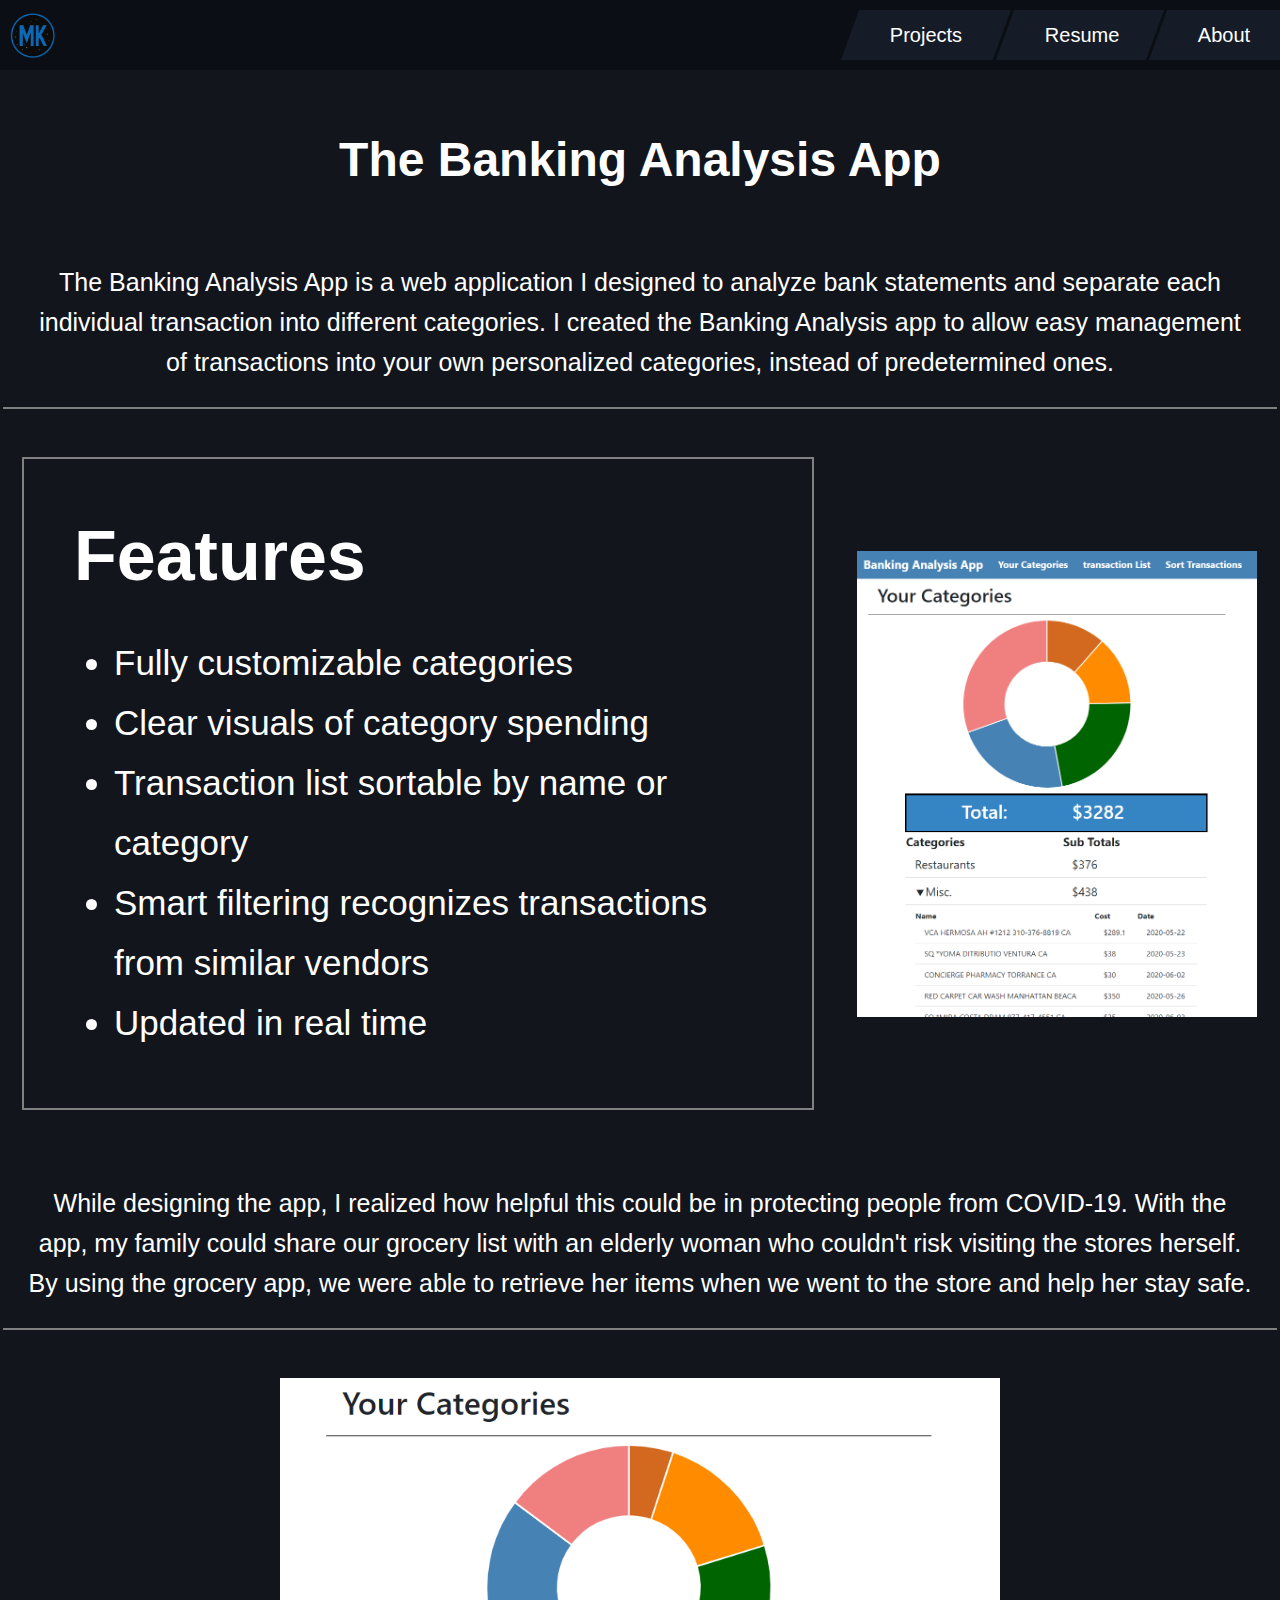
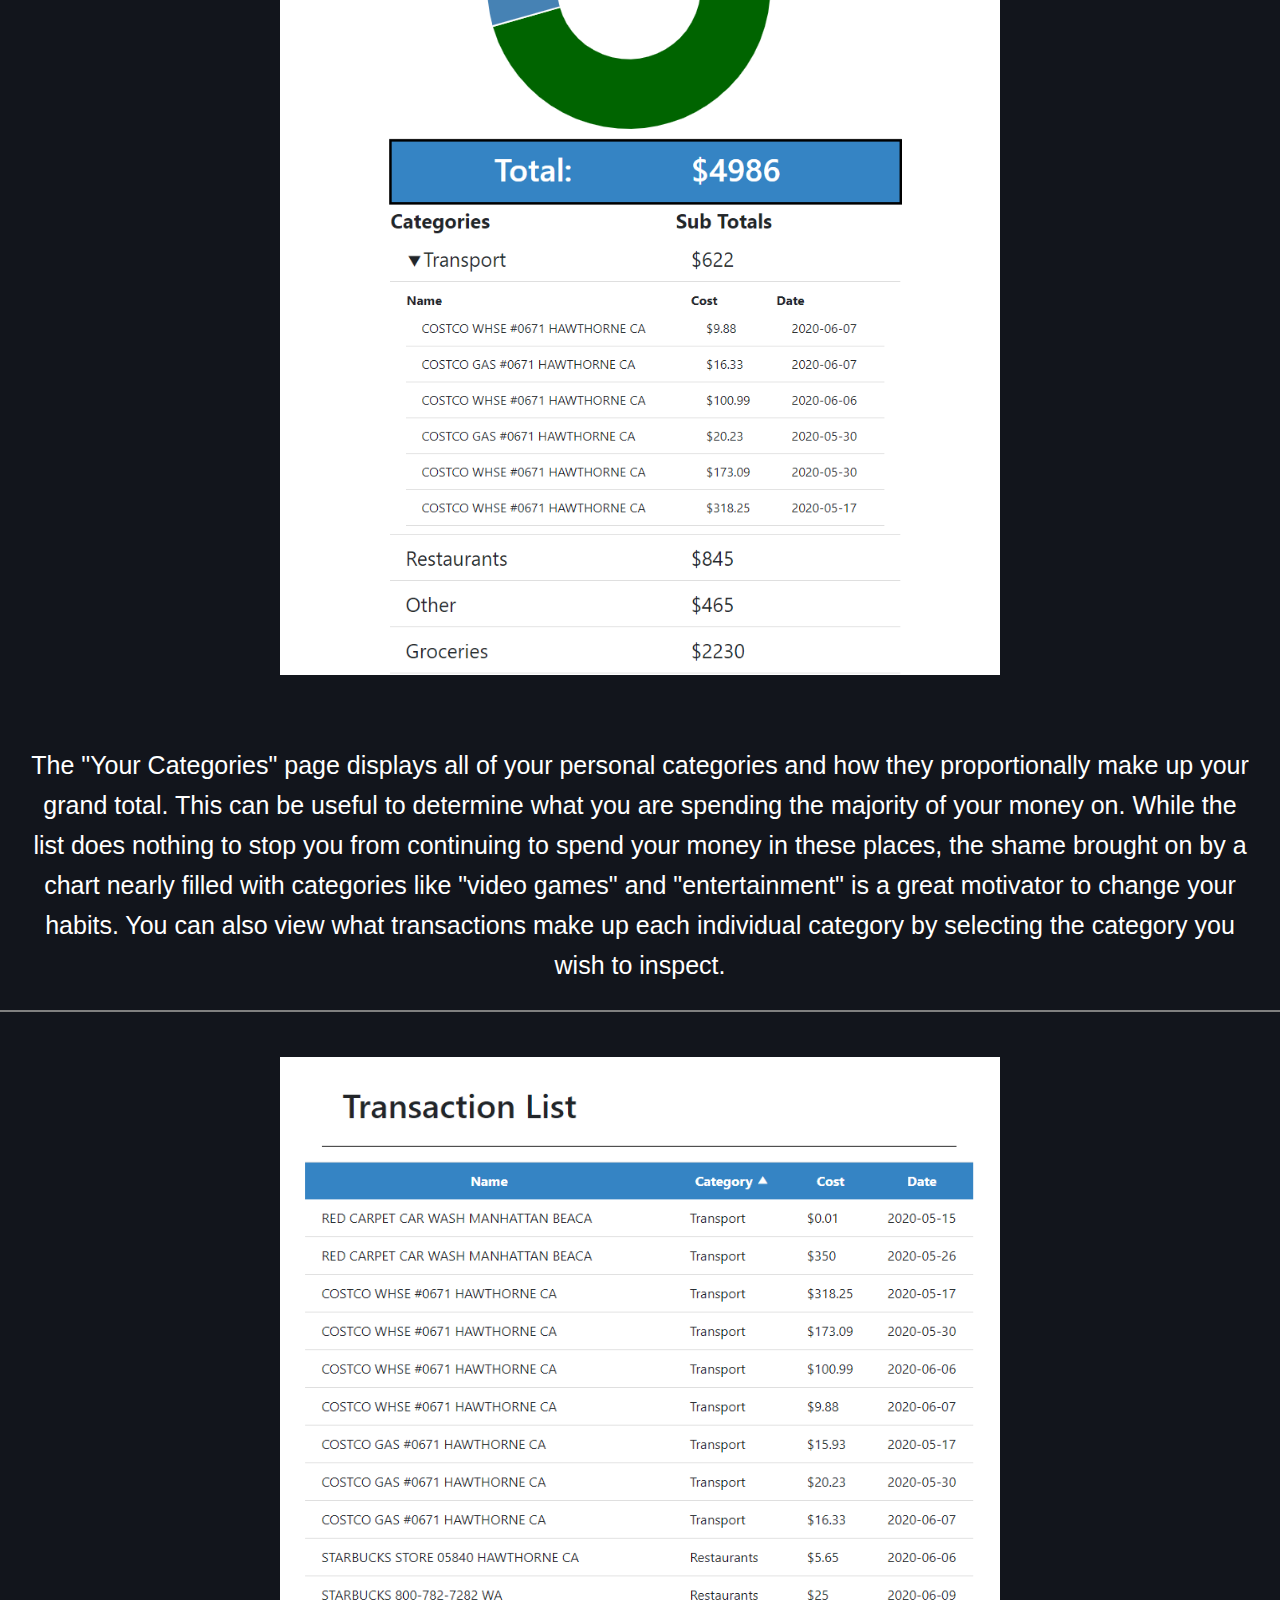
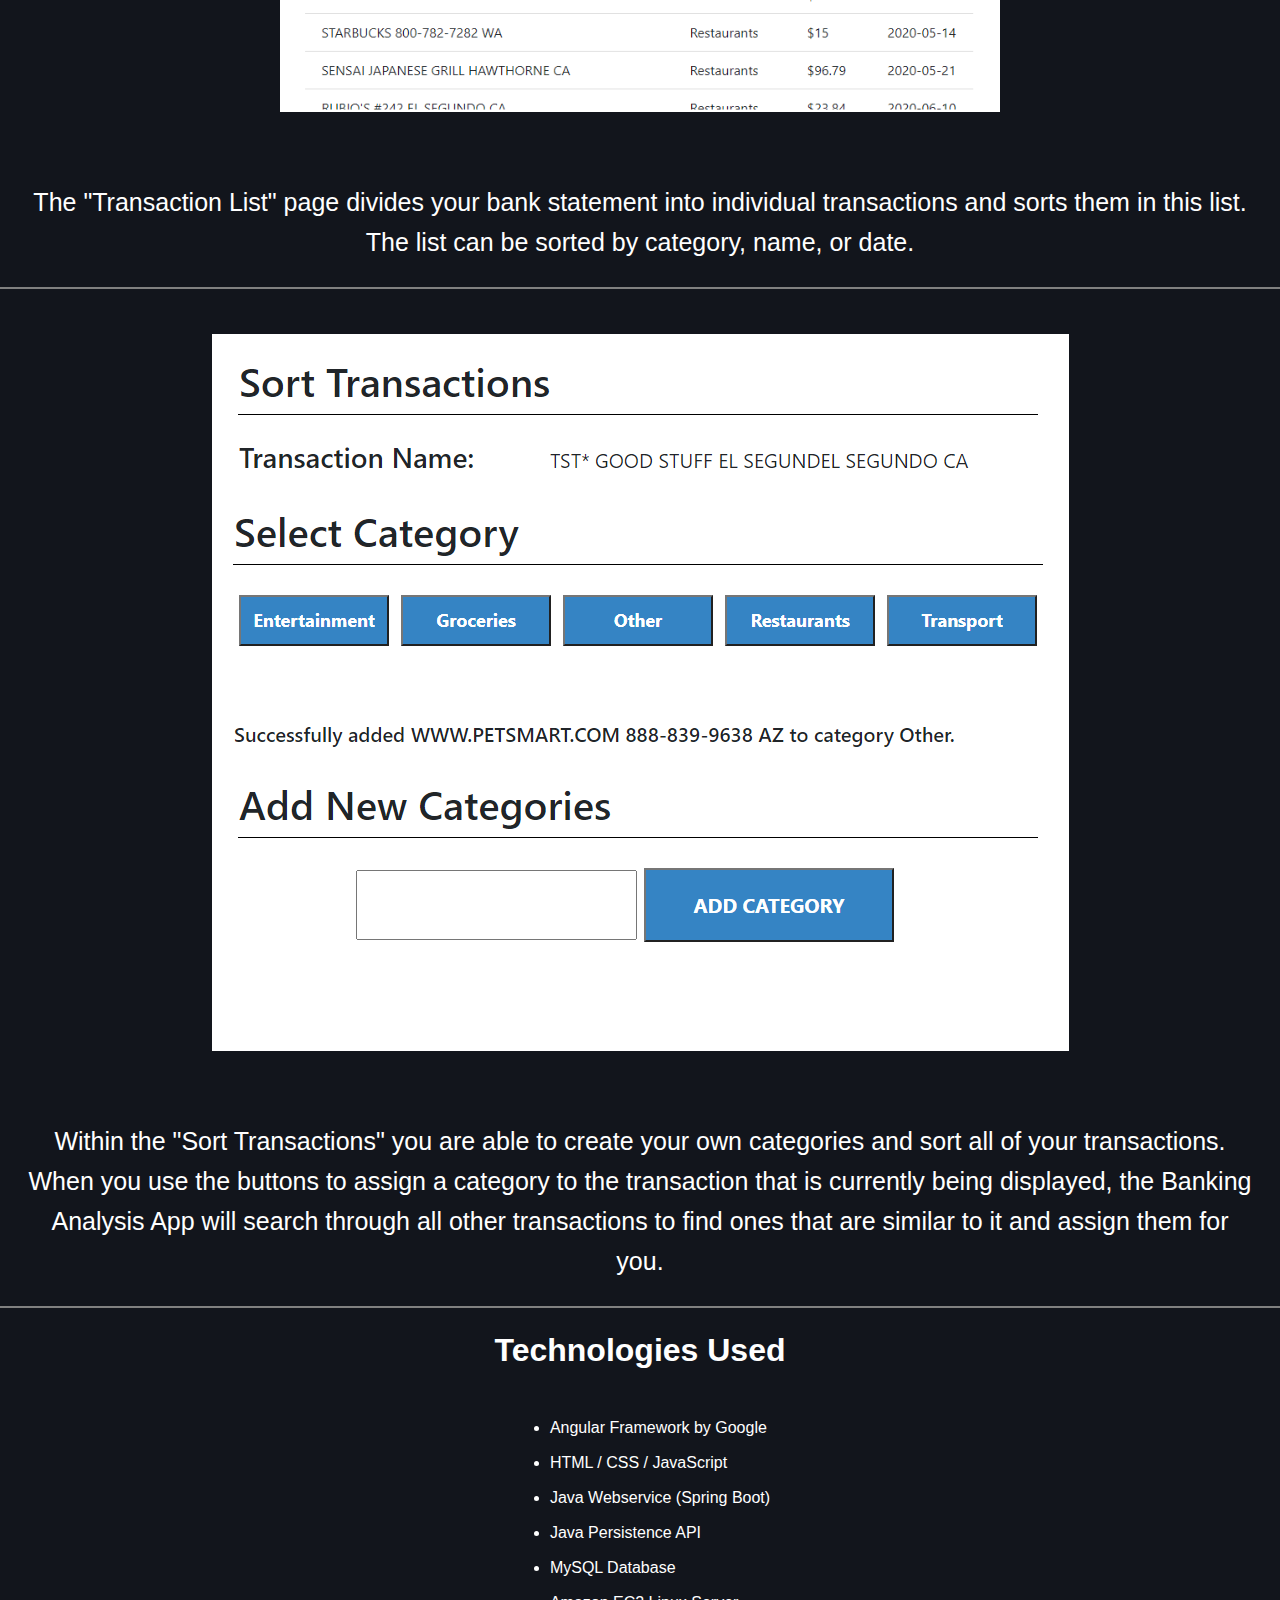
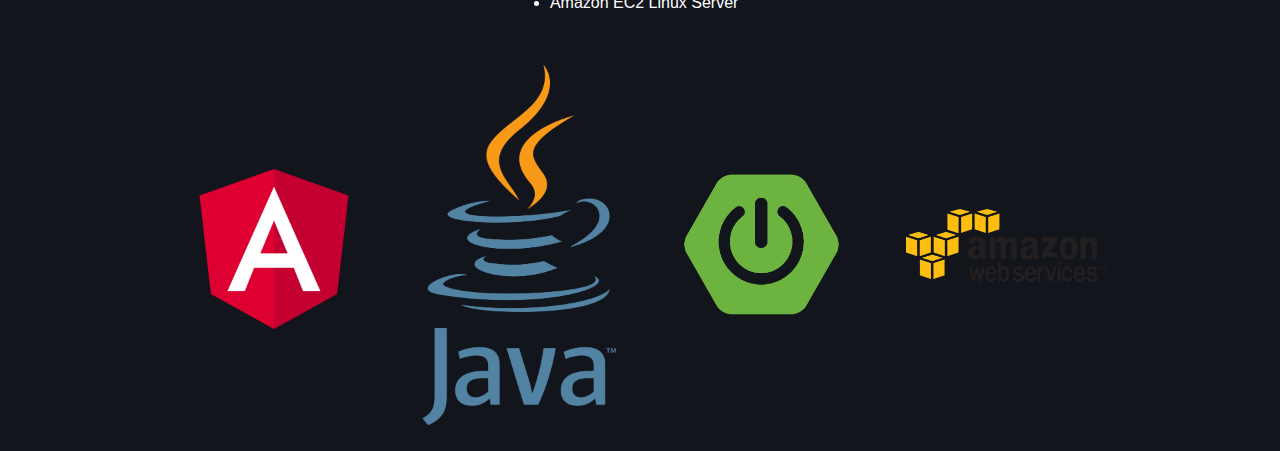
<file: banking-app/index.html>
<!DOCTYPE html>
<html lang="en">
    <head>
        <link
            rel="stylesheet"
            href="css/mk.css"
        />
        <link
            rel="stylesheet"
            href="../mk.css"
        />
        <link
            rel="icon"
            type="image/x-icon"
            href="../mk_logo.png"
        />
        <title>Michael Krinsky's Banking App</title>
    </head>

    <body>
        <div class="header navbar">
            <div>
                <a
                    class="mainlink"
                    href="../index.html"
                    style="display: flex; align-items: center"
                >
                    <img
                        src="../mk_logo.png"
                        alt="Logo"
                        style="width: 45px; padding: 0px"
                    />
                </a>
            </div>
            <div class="navbar-buttons">
                <div class="dropdown navbar-button">
                    <a
                        href="../index.html"
                        style="color: white; text-decoration: none"
                    >
                        <div class="unskewed">Projects</div>
                    </a>
                </div>
                <div class="dropdown-content">
                    <a href="../rocket-project/index.html"><span>UCI Rocket Project</span></a>
                    <a href="../forge/index.html"><span>UAV Forge</span></a>
                    <a href="../sokoban/index.html"><span>Sokoban AI</span></a>
                    <a href="../grocery-app/index.html"><span>The Grocery App</span></a>
                    <a href="../banking-app/index.html"><span>The Banking App</span></a>
                    <a href="../vision/index.html"><span>Machine Learning Vision Project</span></a>
                </div>
                <a
                    class="navbar-button"
                    href="../resume/index.html"
                >
                    <div class="unskewed">Resume</div>
                </a>
                <a
                    class="navbar-button last-button"
                    href="../about/index.html"
                >
                    <div class="unskewed">About</div>
                </a>
            </div>
        </div>
        <div class="whitespace">
            <div>-</div>
        </div>
        <h1 style="font-size: 300%; text-align: center">The Banking Analysis App</h1>
        <table class="intro">
            <tr>
                <td colspan="2">
                    <p class="paragraph">
                        The Banking Analysis App is a web application I designed to analyze bank
                        statements and separate each individual transaction into different
                        categories. I created the Banking Analysis app to allow easy management of
                        transactions into your own personalized categories, instead of predetermined
                        ones.
                    </p>
                </td>
            </tr>
            <tr>
                <td class="features">
                    <h1 class="featureheader">Features</h1>
                    <ul>
                        <li>Fully customizable categories</li>
                        <li>Clear visuals of category spending</li>
                        <li>Transaction list sortable by name or category</li>
                        <li>Smart filtering recognizes transactions from similar vendors</li>
                        <li>Updated in real time</li>
                    </ul>
                </td>
                <td>
                    <img
                        src="mainpage.png"
                        alt=" App List Page"
                        style="width: 400px"
                    />
                </td>
            </tr>
            <tr>
                <td colspan="2">
                    <p class="paragraph">
                        While designing the app, I realized how helpful this could be in protecting
                        people from COVID-19. With the app, my family could share our grocery list
                        with an elderly woman who couldn't risk visiting the stores herself. By
                        using the grocery app, we were able to retrieve her items when we went to
                        the store and help her stay safe.
                    </p>
                </td>
            </tr>
        </table>

        <div>
            <div>
                <img
                    src="graph.png"
                    alt="Filter Feature"
                    style="width: 720px"
                />
                <p class="paragraph">
                    The "Your Categories" page displays all of your personal categories and how they
                    proportionally make up your grand total. This can be useful to determine what
                    you are spending the majority of your money on. While the list does nothing to
                    stop you from continuing to spend your money in these places, the shame brought
                    on by a chart nearly filled with categories like "video games" and
                    "entertainment" is a great motivator to change your habits. You can also view
                    what transactions make up each individual category by selecting the category you
                    wish to inspect.
                </p>
                <img
                    src="transactionlist.png"
                    alt="Filter Feature"
                    style="width: 720px"
                />
                <p class="paragraph">
                    The "Transaction List" page divides your bank statement into individual
                    transactions and sorts them in this list. The list can be sorted by category,
                    name, or date.
                </p>
                <img
                    src="settransactions.png"
                    alt="table ID feature"
                />
                <p class="paragraph">
                    Within the "Sort Transactions" you are able to create your own categories and
                    sort all of your transactions. When you use the buttons to assign a category to
                    the transaction that is currently being displayed, the Banking Analysis App will
                    search through all other transactions to find ones that are similar to it and
                    assign them for you.
                </p>
                <div>
                    <table class="info">
                        <tr>
                            <h1 class="centered">Technologies Used</h1>
                        </tr>
                        <tr>
                            <td>
                                <ul>
                                    <li>Angular Framework by Google</li>
                                    <li>HTML / CSS / JavaScript</li>
                                    <li>Java Webservice (Spring Boot)</li>
                                    <li>Java Persistence API</li>
                                    <li>MySQL Database</li>
                                    <li>Amazon EC2 Linux Server</li>
                                </ul>
                            </td>
                        </tr>
                    </table>
                    <table style="margin: auto">
                        <tr>
                            <td>
                                <img
                                    src="angular.png"
                                    alt="Angular"
                                    style="width: 200px"
                                />
                            </td>
                            <td>
                                <img
                                    src="java.png"
                                    alt="Java"
                                    style="width: 200px"
                                />
                            </td>
                            <td>
                                <img
                                    src="spring.png"
                                    alt="Java"
                                    style="width: 200px"
                                />
                            </td>
                            <td>
                                <img
                                    src="amazon.png"
                                    alt="Amazon Web Services"
                                    style="width: 200px"
                                />
                            </td>
                        </tr>
                    </table>
                </div>
            </div>
        </div>
    </body>
</html>
</file>
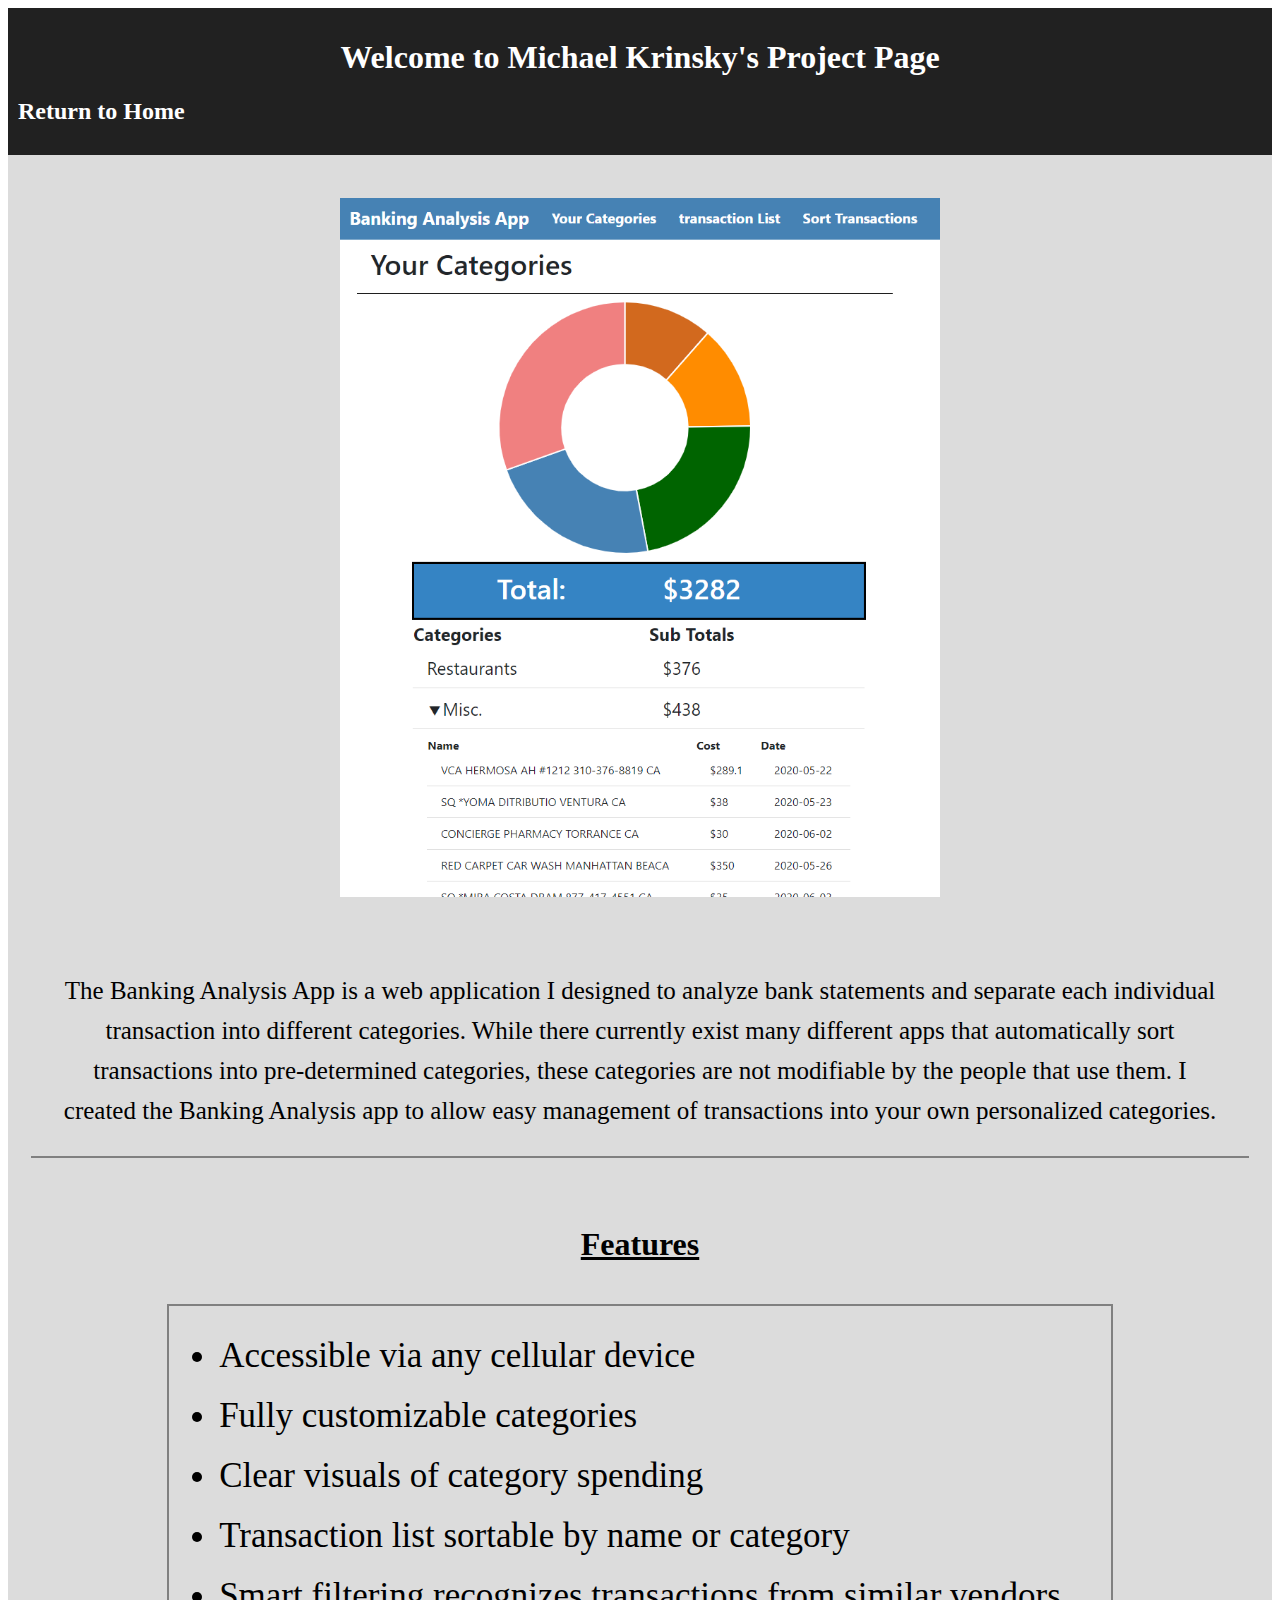
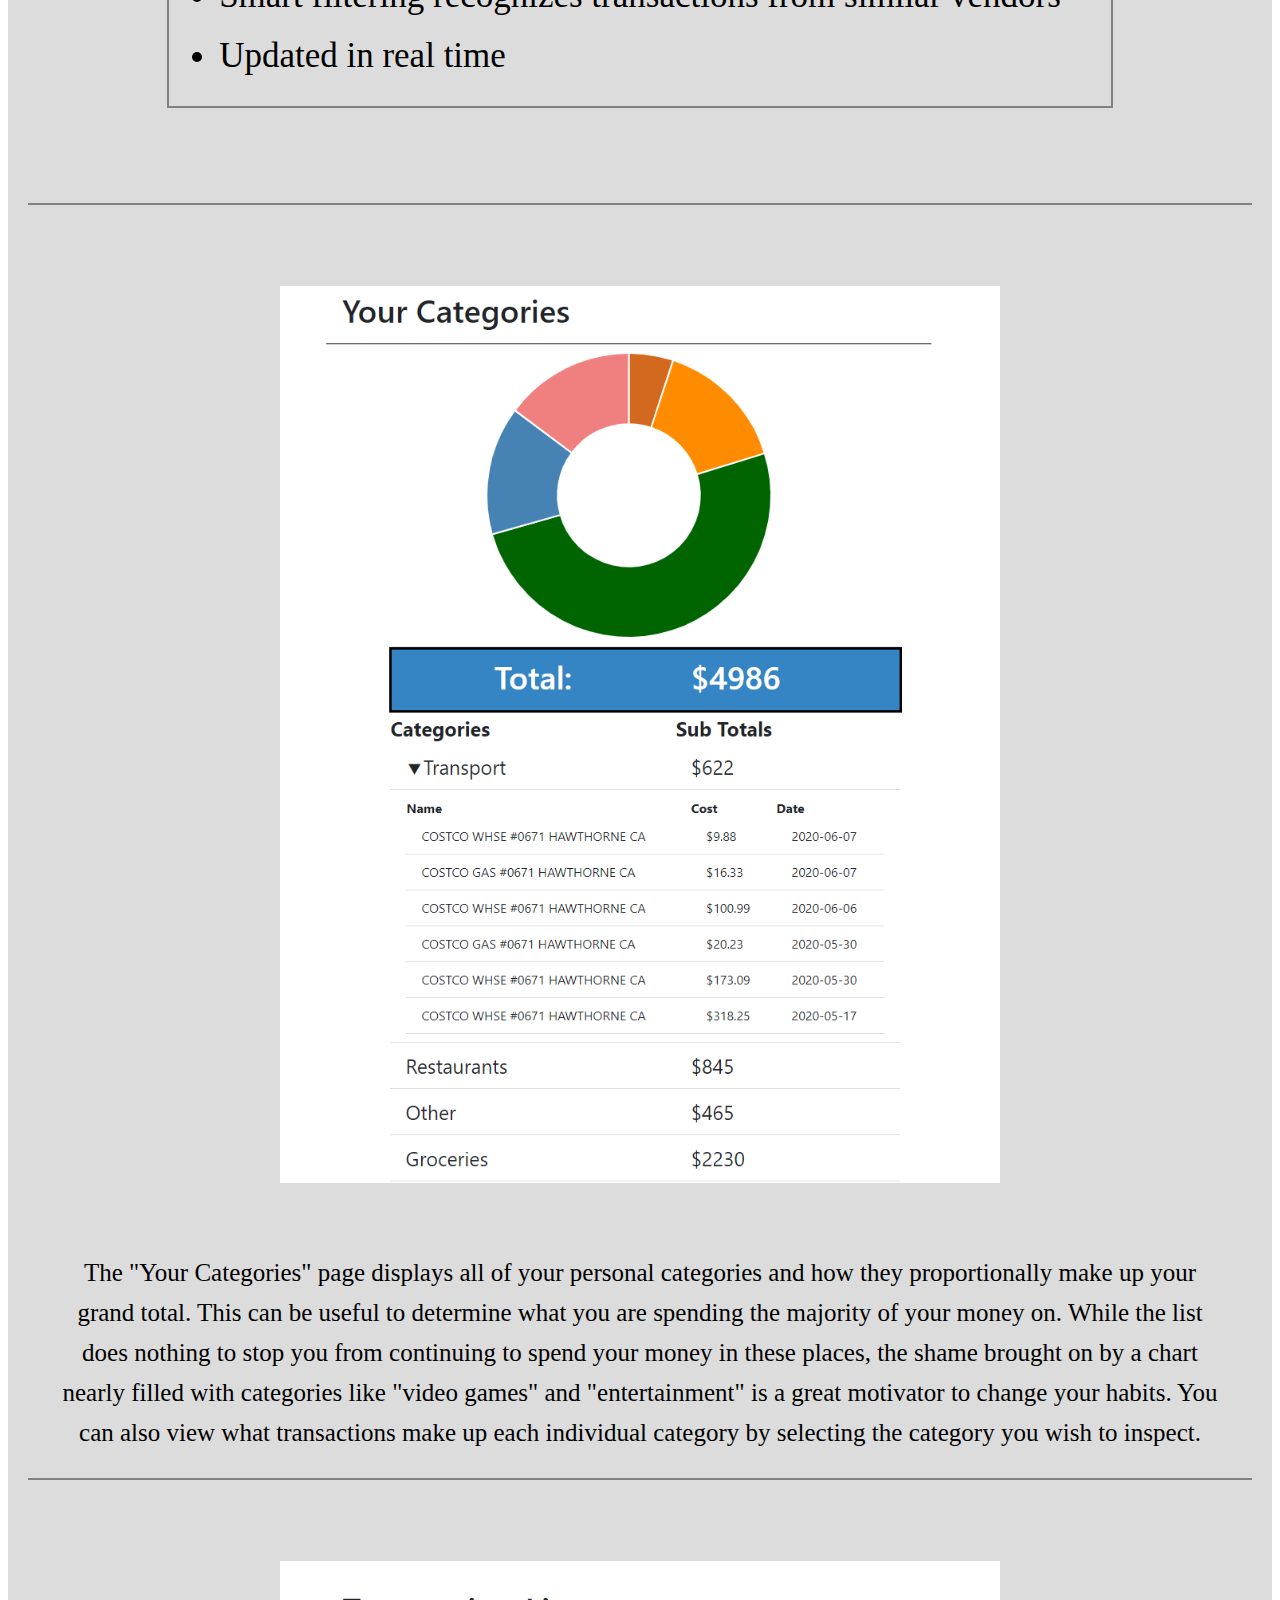
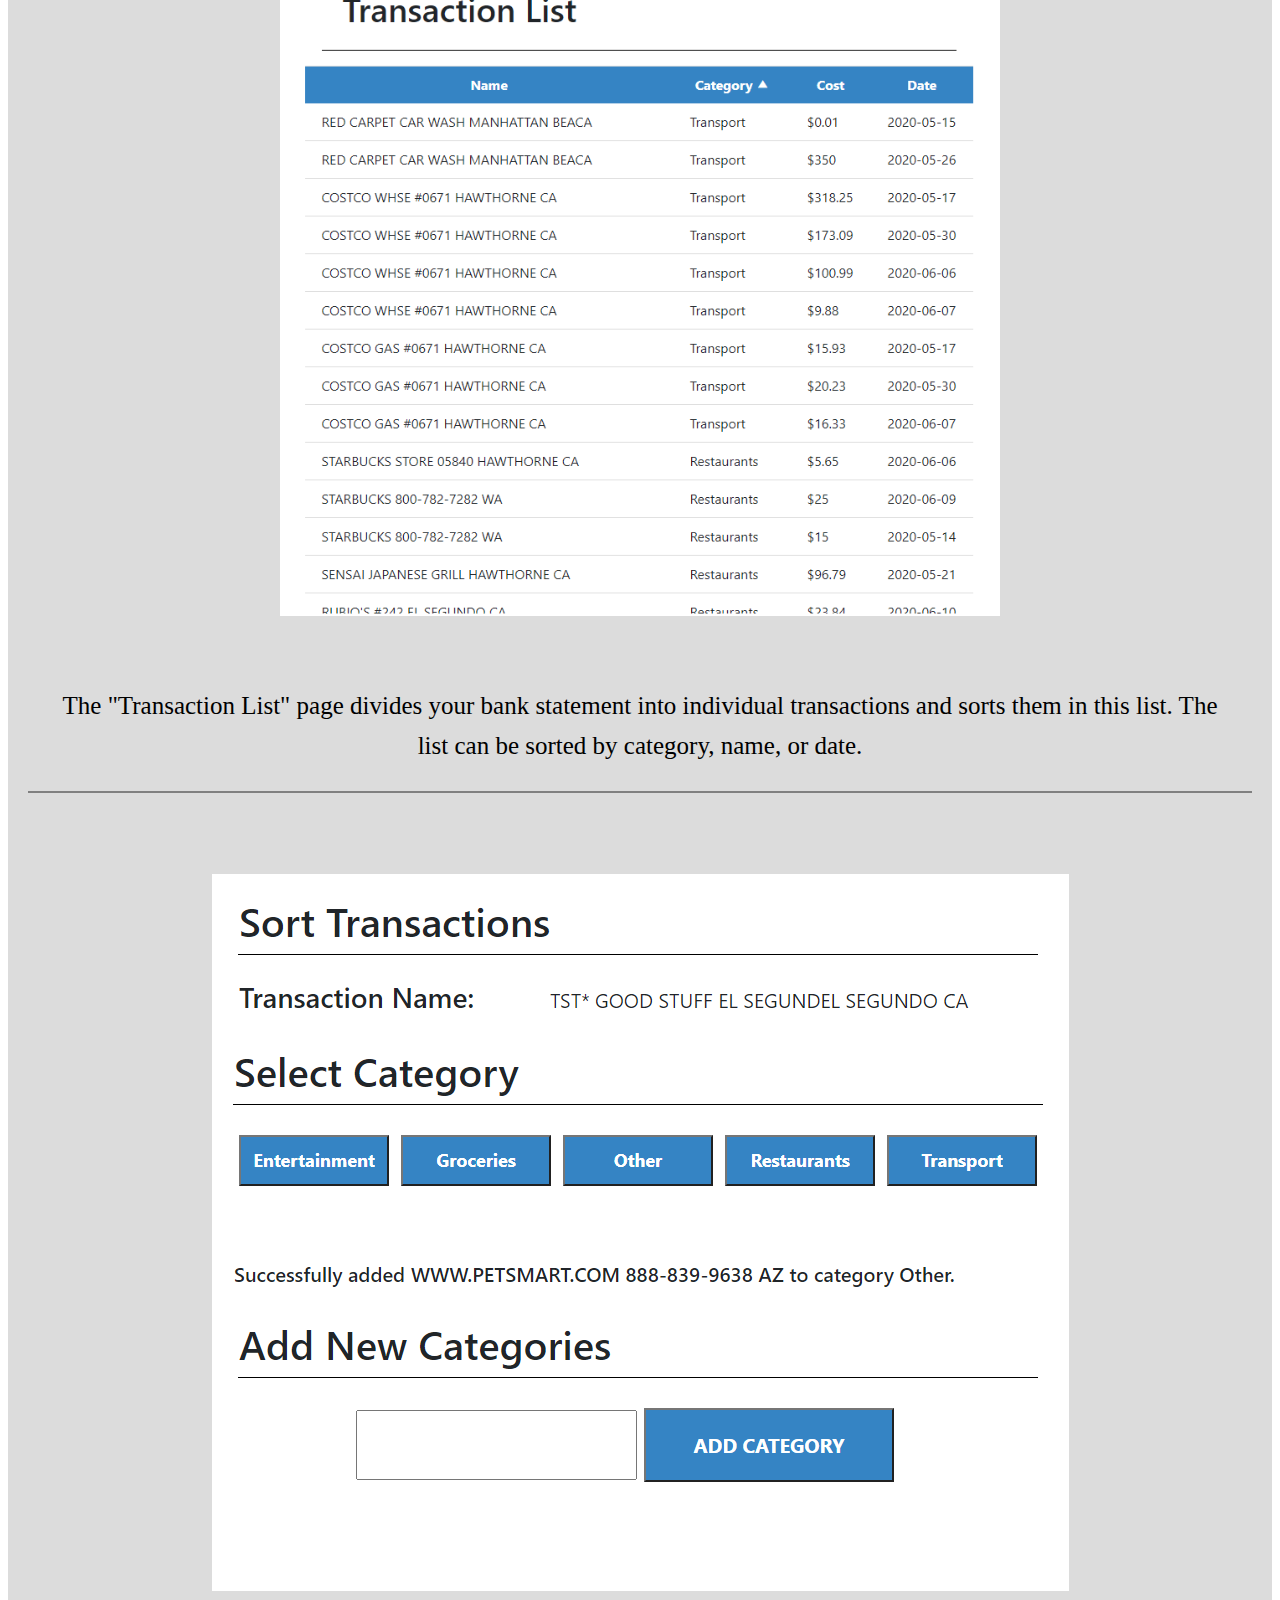
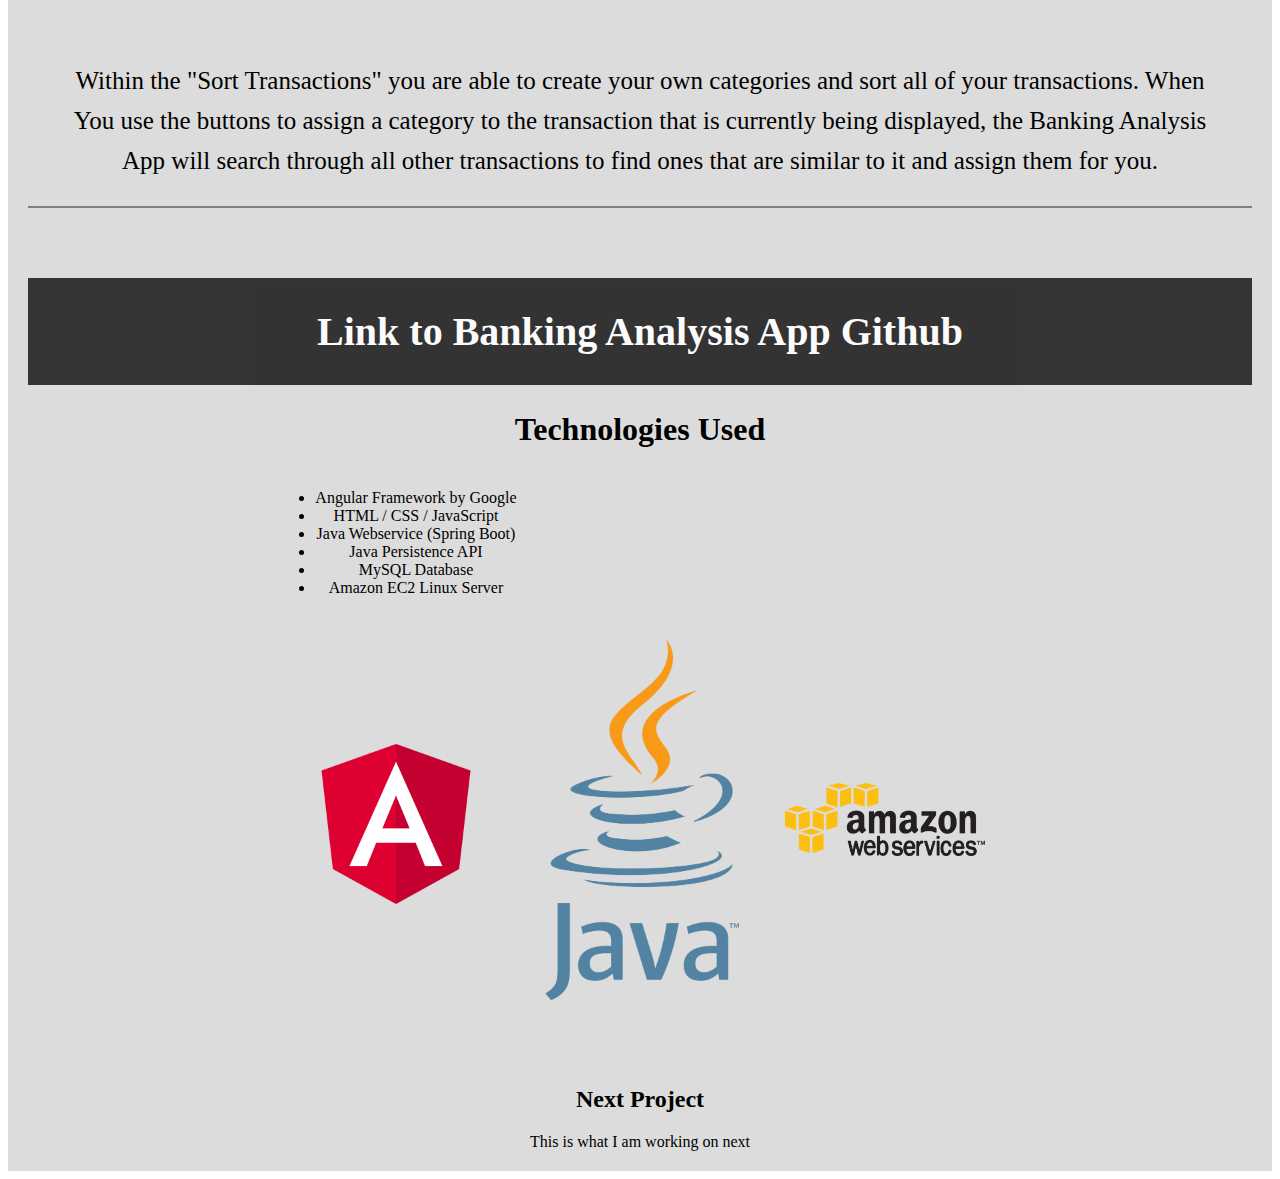
<file: bankingapp/index.html>
<!doctype html>
<html lang="en">

    <head>
        <link rel="stylesheet" href="css/mk.css">
        <title>Michael Krinsky's Project Page</title>
    </head>

    <body>
    
        <div class="header">
            <h1 style="text-align: center;">Welcome to Michael Krinsky's Project Page</h1>
            <a href="https://michaelkrinsky.github.io/"><h2 class="back" >Return to Home</h2></a>
        </div>
        
        <div class="container">
            <div class="project">
                <table class="table-bordered table-striped">
                    
                    <tr>
                        <td><img src="mainpage.png" alt=" App List Page" style="width:600px"></td>
                    </tr>
                    <tr>
                        <td colspan="2">
                            <p class="paragraph">
                                The Banking Analysis App is a web application I designed to analyze bank statements and separate each individual transaction into different categories. While there currently exist many different apps that automatically sort transactions into pre-determined categories, these categories are not modifiable by the people that use them. I created the Banking Analysis app to allow easy management of transactions into your own personalized categories.
                            </p>
                        </td>
                    </tr>                    
                </table>
                <br>
                    <h1 style="text-decoration: underline;">Features</h1>
                    <ul class = "features">
                        <li>Accessible via any cellular device</li>
                        <li>Fully customizable categories</li>
                        <li>Clear visuals of category spending</li>
                        <li>Transaction list sortable by name or category</li>
                        <li>Smart filtering recognizes transactions from similar vendors</li>
                        <li>Updated in real time</li>
                    </ul>
                    <p class = "paragraph"></p>
                <br>

                <br>
                <img src="graph.png" alt="Filter Feature" style="width:720px" >
                <p class="paragraph">
                    The "Your Categories" page displays all of your personal categories and how they proportionally make up your grand total. This can be useful to determine what you are spending the majority of your money on. While the list does nothing to stop you from continuing to spend your money in these places, the shame brought on by a chart nearly filled with categories like "video games" and "entertainment" is a great motivator to change your habits. You can also view what transactions make up each individual category by selecting the category you wish to inspect.
                </p>
                <br>

                <br>
                <img src="transactionlist.png" alt="Filter Feature" style="width:720px" >
                <p class="paragraph">
                    The "Transaction List" page divides your bank statement into individual transactions and sorts them in this list. The list can be sorted by category, name, or date.
                </p>
                <br>
                <br>
                <img src="settransactions.png" alt="table ID feature">
                <p class="paragraph">
                    Within the "Sort Transactions" you are able to create your own categories and sort all of your transactions. When You use the buttons to assign a category to the transaction that is currently being displayed, the Banking Analysis App will search through all other transactions to find ones that are similar to it and assign them for you.
                </p>

                <br>
                    <a href="https://github.com/MichaelKrinsky/BankingApp"><h1 class="link">Link to Banking Analysis App Github</h1></a>
                <table class="info">
                    <h1>Technologies Used</h1>
                    <tr>
                        <td>
                            <ul>
                                <li>Angular Framework by Google</li>
                                <li>HTML / CSS / JavaScript</li>
                                <li>Java Webservice (Spring Boot)</li>
                                <li>Java Persistence API</li>
                                <li>MySQL Database</li>
                                <li>Amazon EC2 Linux Server</li>
                            </ul>
                        </td>
                    </tr>
                    
                    <tr>
                        <td>
                            <img src="angular.png" alt="Angular" style="width:200px" >
                        </td>
                        <td>
                            <img src="java.png" alt="Java" style="width:200px" >
                        </td>
                        <td>
                            <img src="amazon.png" alt="Amazon Web Services" style="width:200px" >
                        </td>
                    </tr>
                </table>
            </div>

            <div class="project">
                <h2>Next Project</h2>
                <div>
                    This is what I am working on next
                </div>
            </div>        
        </div>

    </body>

</html>
</file>
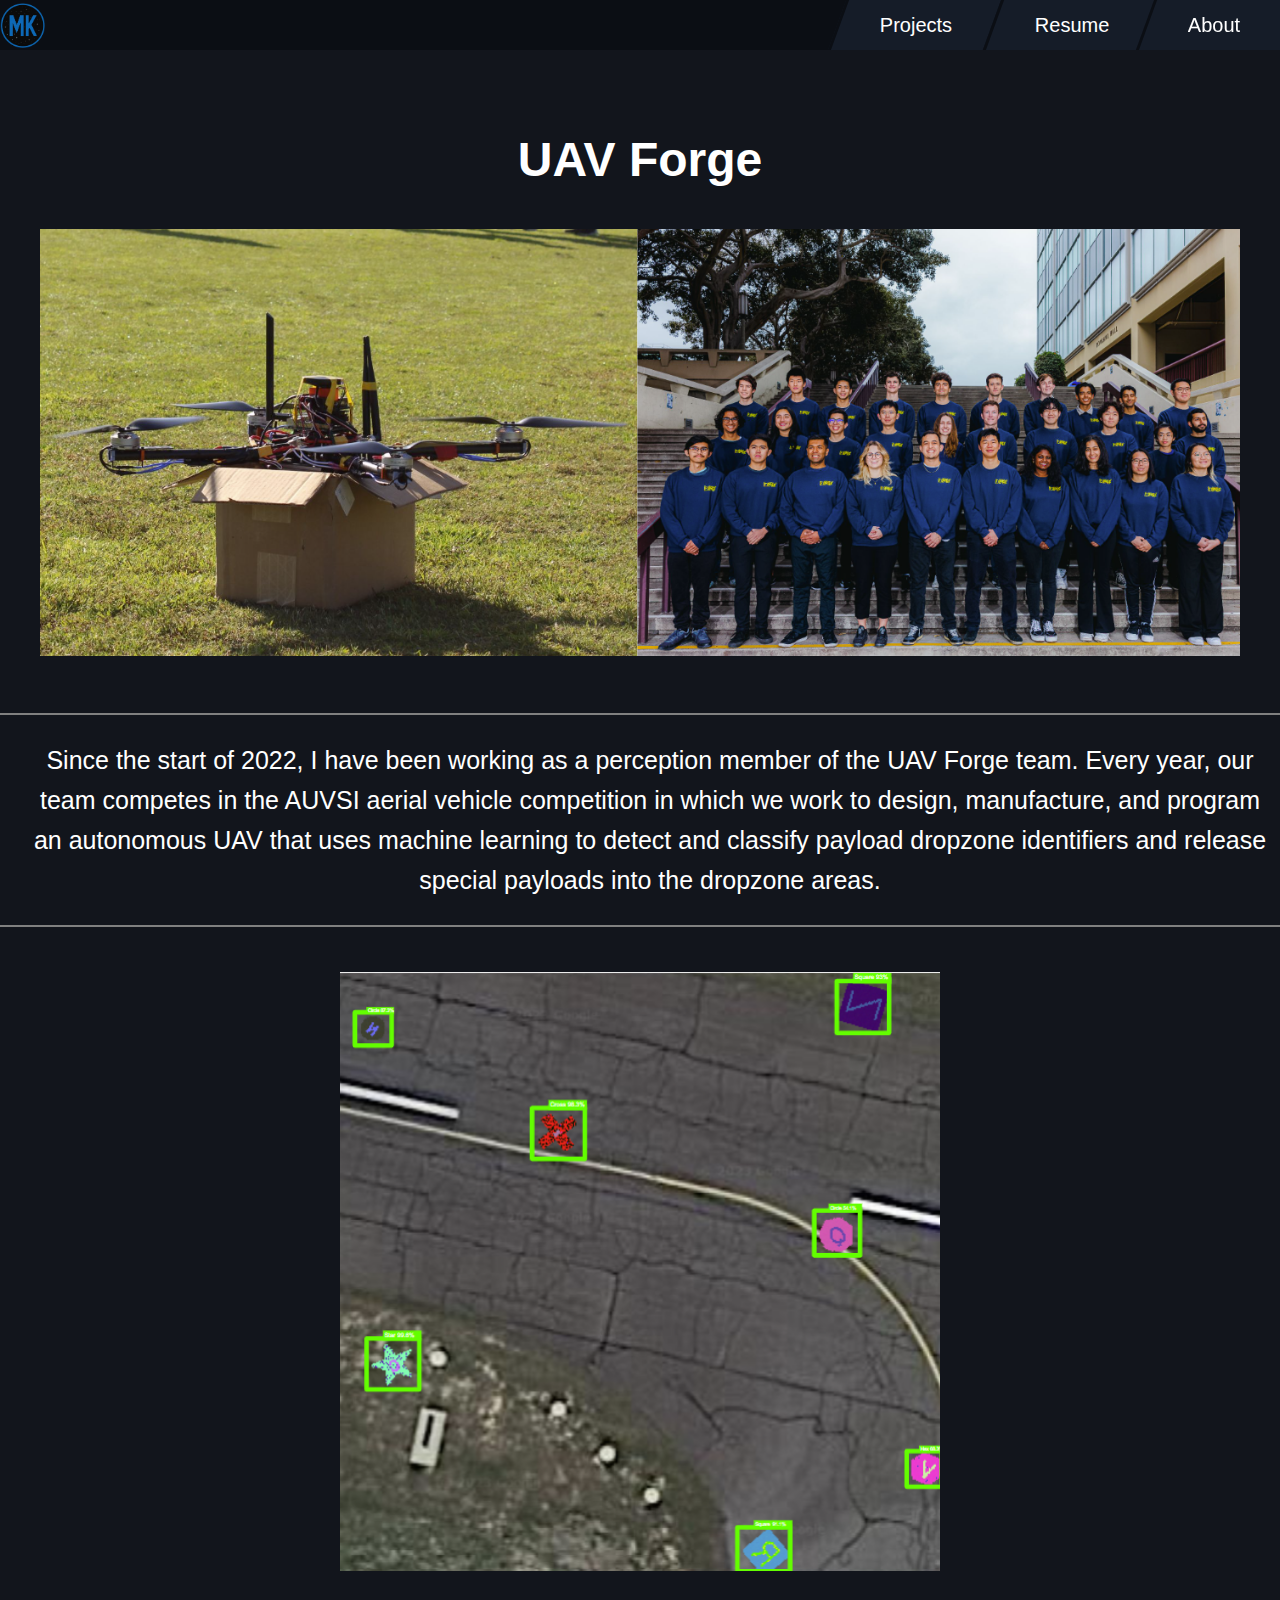
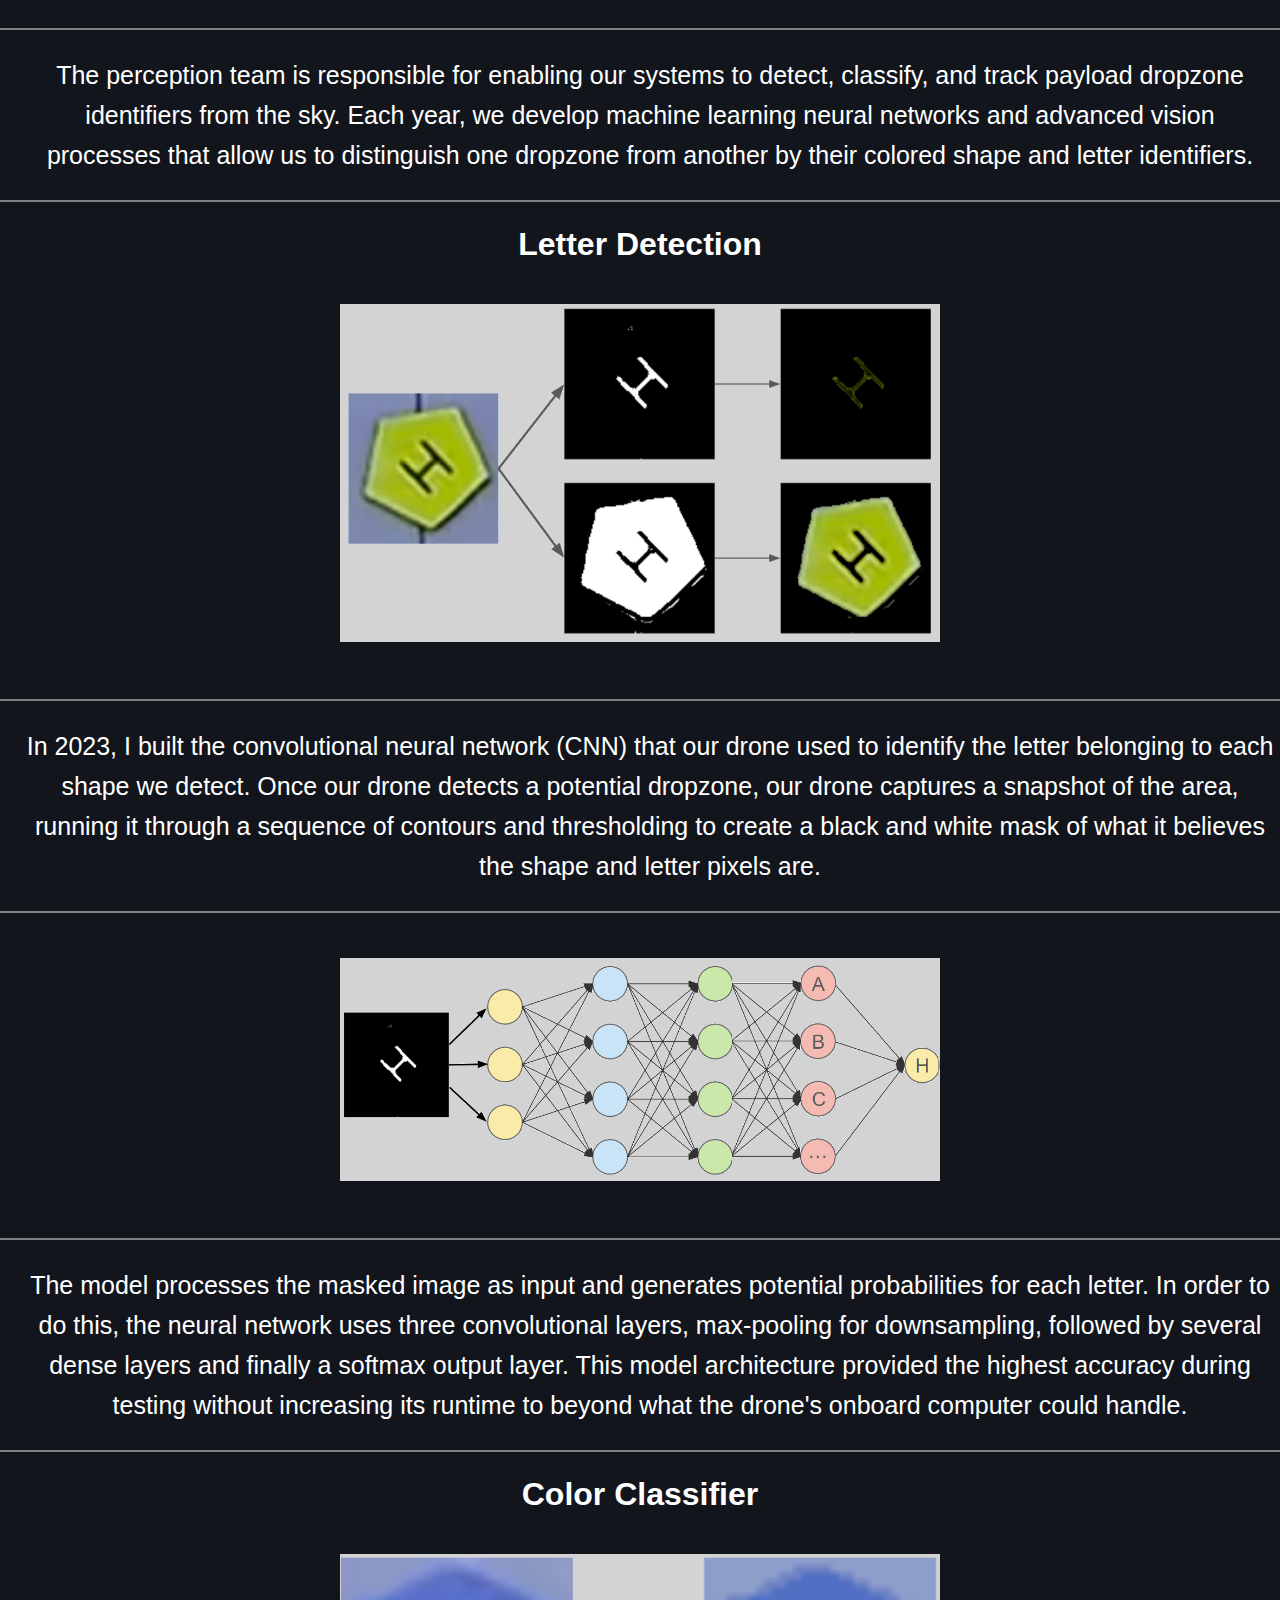
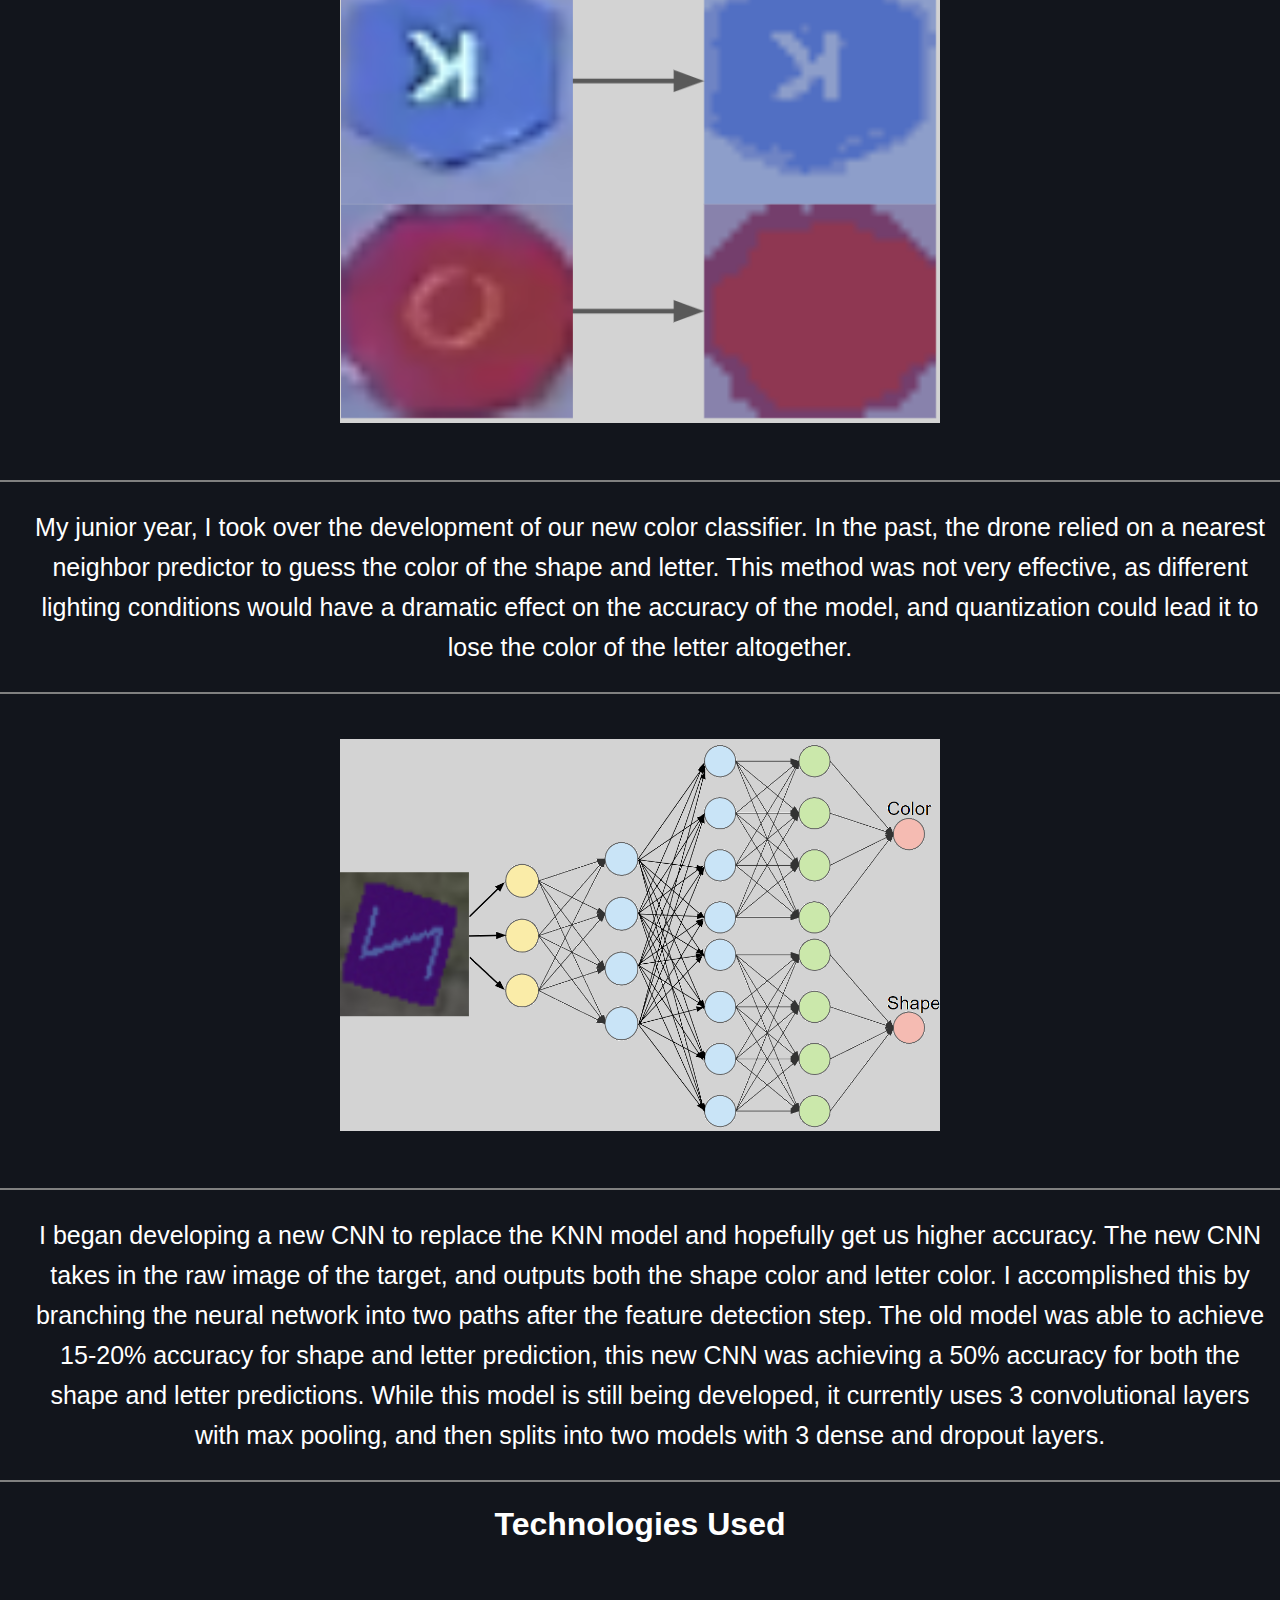
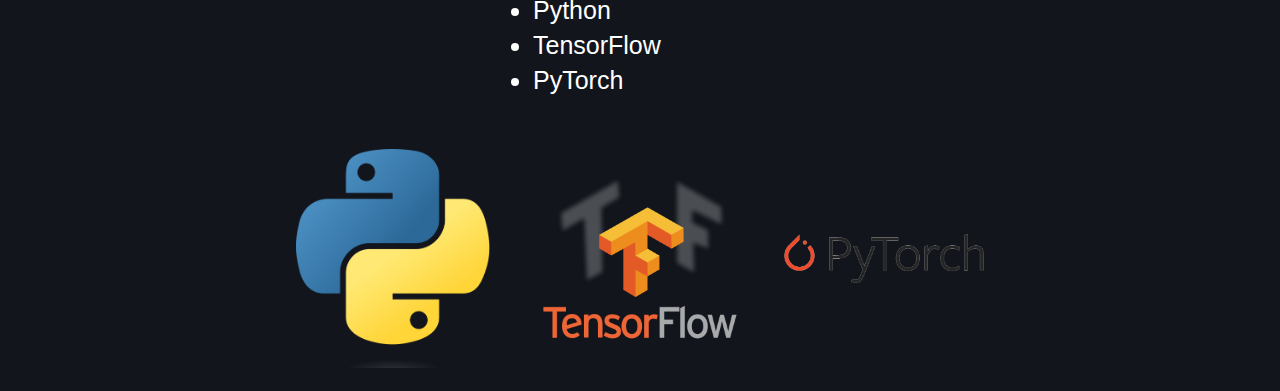
<file: forge/index.html>
<!doctype html>
<html lang="en">

<head>
    <link rel="stylesheet" href="css/mk.css">
    <link rel="stylesheet" href="../mk.css">
    <link rel="icon" type="image/x-icon" href="../mk_logo.png">
    <title>Michael Krinsky's UCI Rocket Project</title>
</head>

<body>
    <div class="header navbar">
        <div>
                <a
                    class="mainlink"
                    href="../index.html"
                    style="display: flex; align-items: center"
                >
                    <img
                        src="../mk_logo.png"
                        alt="Logo"
                        style="width: 45px; padding: 0px"
                    />
                </a>
            </div>
        <div class="navbar-buttons">
            <div class="dropdown navbar-button">
                <a
                    href="../index.html"
                    style="color:white; text-decoration:none"
                >
                    <div class="unskewed">Projects</div>
                </a>
            </div>
            <div class="dropdown-content">
                <a href="../rocket-project/index.html"><span>UCI Rocket Project</span></a>
                <a href="../forge/index.html"><span>UAV Forge</span></a>
                <a href="../sokoban/index.html"><span>Sokoban AI</span></a>
                <a href="../grocery-app/index.html"><span>The Grocery App</span></a>
                <a href="../banking-app/index.html"><span>The Banking App</span></a>
                <a href="../vision/index.html"
                    ><span>Machine Learning Vision Project</span></a
                >
            </div>
            <a
                class="navbar-button"
                href="../resume/index.html"
            >
                <div class="unskewed">Resume</div>
            </a>
            <a
                class="navbar-button last-button"
                href="../about/index.html"
            >
                <div class="unskewed">About</div>
            </a>
        </div>
    </div>
    <div class="whitespace">
        <th>-</th>
    </div>


    <h1 class="centered" style="font-size: 300%">UAV Forge</h1>
    <div class="centered">
        <img src="forge-team.png" alt="UAV Forge Team" class="photo_main">
    </div>
    <p class="paragraph">
        Since the start of 2022, I have been working as a perception member of the UAV Forge team. Every year, our team
        competes in the AUVSI aerial vehicle competition in which we work to design, manufacture, and program an
        autonomous UAV that uses machine learning to detect and classify payload dropzone identifiers and release
        special payloads into the dropzone areas. </p>
    <div class="centered">
        <img src="labelled.png" alt="Field" class="photo">
    </div>
    <p class="paragraph">
        The perception team is responsible for enabling our systems to detect, classify, and track payload dropzone
        identifiers from the sky. Each year, we develop machine learning neural networks and advanced vision processes
        that allow us to distinguish one dropzone from another by their colored shape and letter identifiers.
    </p>
    <div class="centered">
        <h1>Letter Detection</h1>
        <img src="masking.png" alt="Image Masking" class="photo">
    </div>
    <p class="paragraph">
        In 2023, I built the convolutional neural network (CNN) that our drone used to identify the letter belonging to
        each shape we detect. Once our drone detects a potential dropzone, our drone captures a snapshot of the area,
        running it through a sequence of contours and thresholding to create a black and white mask of what it believes
        the shape and letter pixels are.
    </p>

    <div class="centered">
        <img src="letter-predict.png" alt="Letter Model" class="photo">
    </div>
    <p class="paragraph">
        The model processes the masked image as input and generates potential probabilities for each letter. In order to
        do this, the neural network uses three convolutional layers, max-pooling for downsampling, followed by several
        dense layers and finally a softmax output layer. This model architecture provided the highest accuracy during
        testing without increasing its runtime to beyond what the drone's onboard computer could handle. </p>
    <div class="centered">
        <h1>Color Classifier</h1>
        <img src="quantization.png" alt="Image Quantization" class="photo">
    </div>
    <p class="paragraph">
        My junior year, I took over the development of our new color classifier. In the past, the drone relied on a
        nearest neighbor predictor to guess the color of the shape and letter. This method was not very effective, as
        different lighting conditions would have a dramatic effect on the accuracy of the model, and quantization could
        lead it to lose the color of the letter altogether.
    </p>
    <div class="centered">
        <img src="color-predict.png" alt="Color Model" class="photo">
    </div>
    <p class="paragraph">
        I began developing a new CNN to replace the KNN model and hopefully get us higher accuracy. The new CNN takes in
        the raw image of the target, and outputs both the shape color and letter color. I accomplished this by branching
        the neural network into two paths after the feature detection step. The old model was able to achieve 15-20%
        accuracy for shape and letter prediction, this new CNN was achieving a 50% accuracy for both the shape and
        letter predictions. While this model is still being developed, it currently uses 3 convolutional layers with max
        pooling, and then splits into two models with 3 dense and dropout layers.
    </p>

    <div class="centered">
        <table class="info">
            <tr>
                <h1>Technologies Used</h1>
            </tr>
            <tr>
                <td style="margin:auto">
                    <ul>
                        <li>Python</li>
                        <li>TensorFlow</li>
                        <li>PyTorch</li>
                    </ul>
                </td>
            </tr>
        </table>
        <table style="margin: auto">
            <td>
                <img src="python.png" alt="Python" style="width:200px">
            </td>
            <td>
                <img src="tensorflow.png" alt="TensorFlow" style="width:200px">
            </td>
            <td>
                <img src="pytorch.png" alt="PyTorch" style="width:200px">
            </td>
            </tr>
        </table>
    </div>
</body>

</html>
</file>
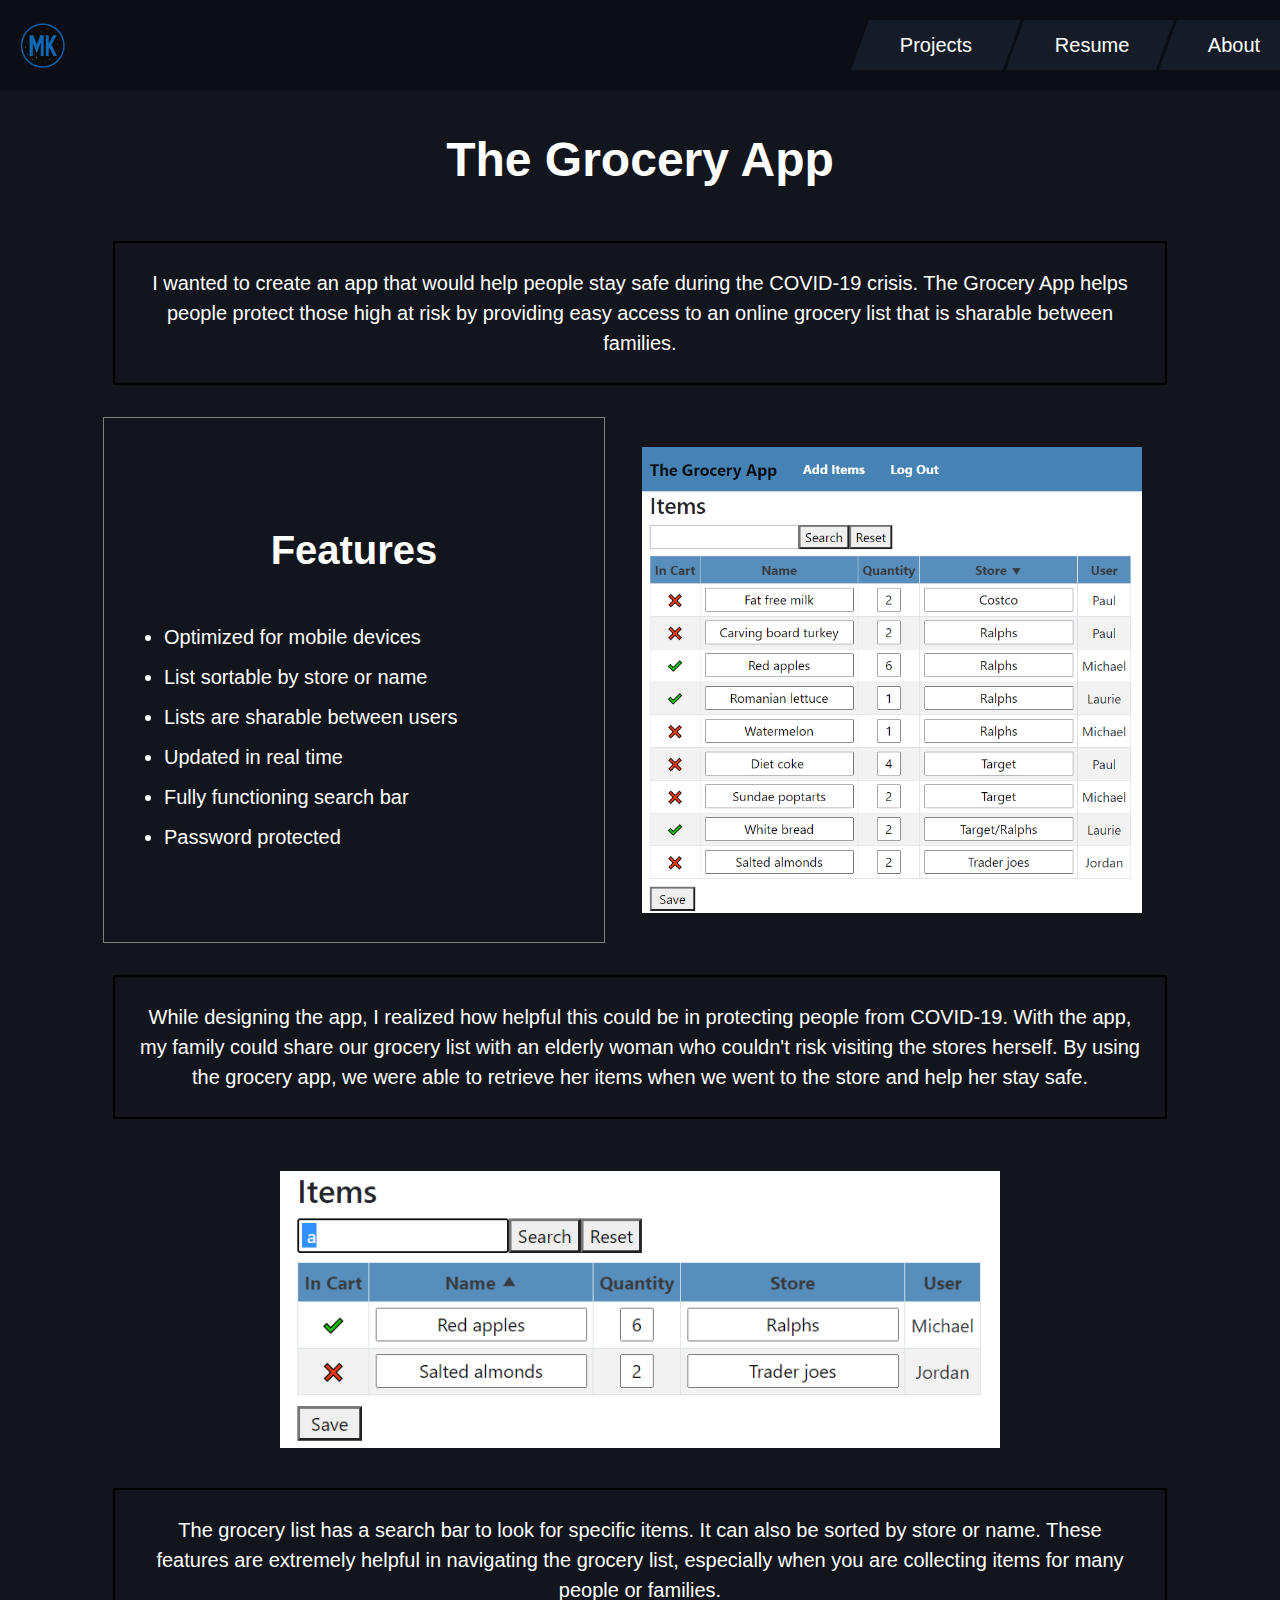
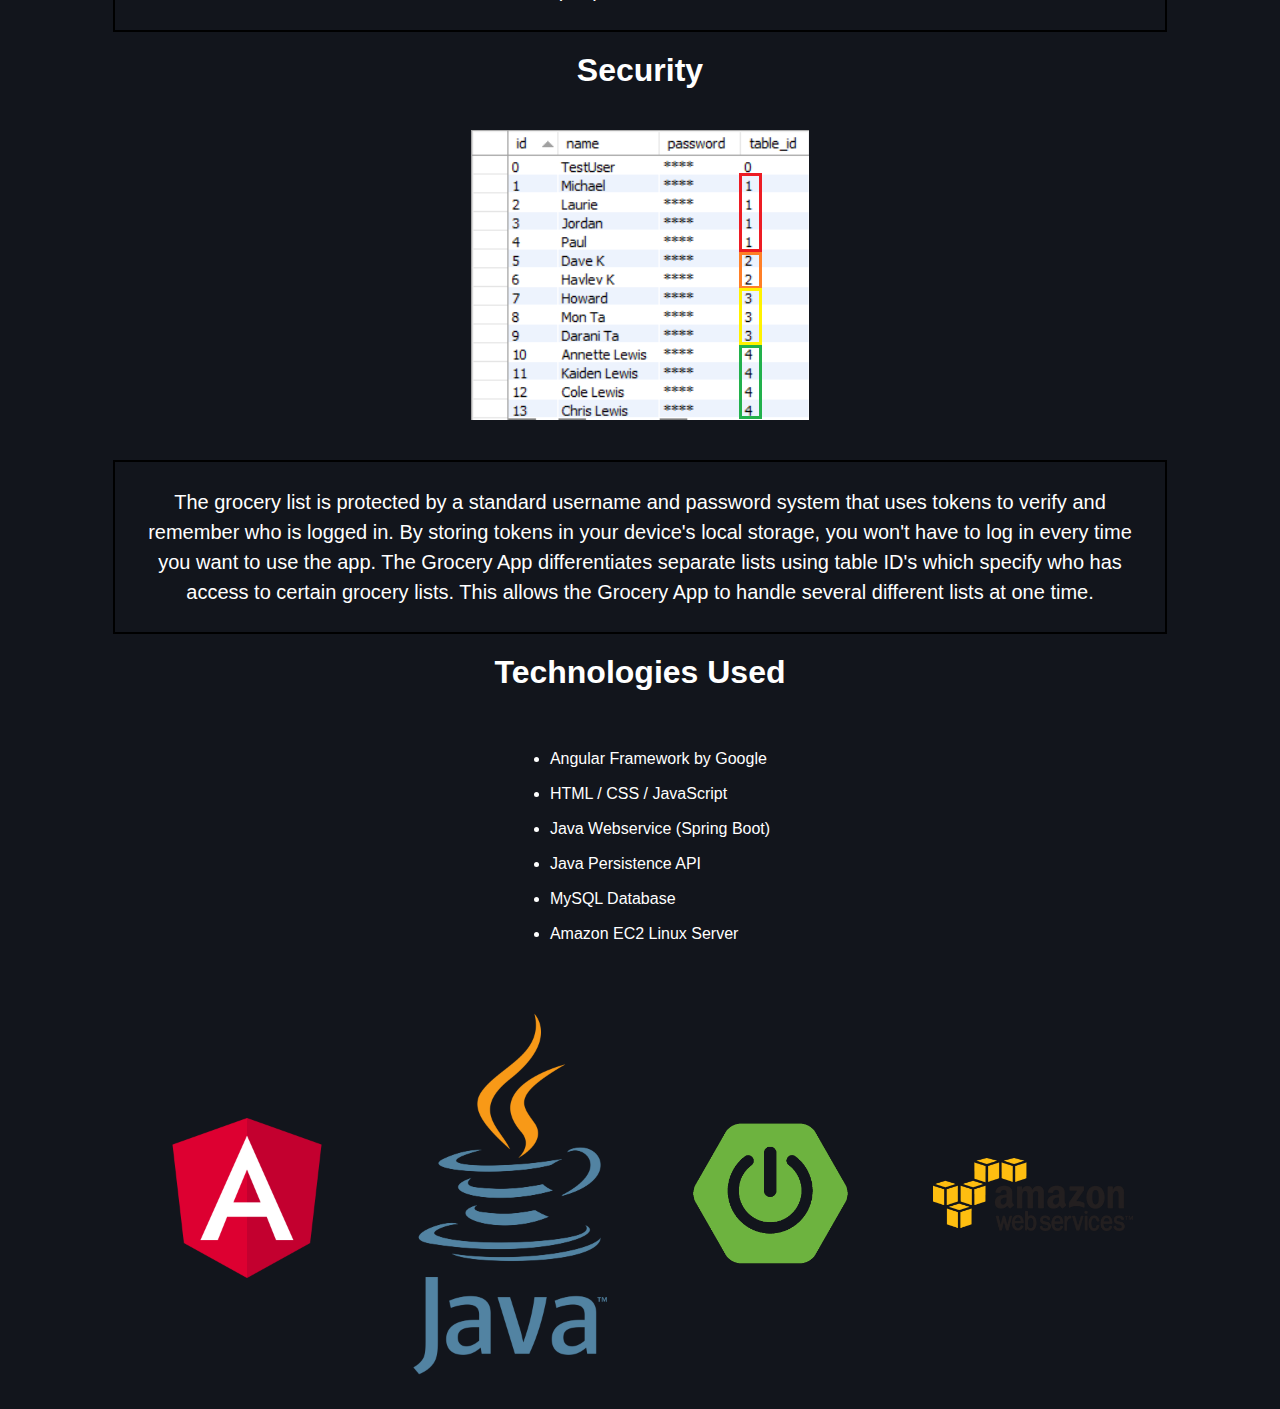
<file: grocery-app/index.html>
<!doctype html>
<html lang="en">

    <head>
        <link rel="stylesheet" href="css/mk.css">
        <link rel="stylesheet" href="../mk.css">
        <link rel="icon" type="image/x-icon" href="../mk_logo.png">
        <title>Michael Krinsky's Grocery App</title>
    </head>

    <body>
    
        <div class="header navbar">
            <div>
                <a
                    class="mainlink"
                    href="../index.html"
                    style="display: flex; align-items: center"
                >
                    <img
                        src="../mk_logo.png"
                        alt="Logo"
                        style="width: 45px; padding: 0px"
                    />
                </a>
            </div>
            <div class="navbar-buttons">
                <div class="dropdown navbar-button">
                    <a
                        href="../index.html"
                        style="color:white; text-decoration:none"
                    >
                        <div class="unskewed">Projects</div>
                    </a>
                </div>
                <div class="dropdown-content">
                    <a href="../rocket-project/index.html"><span>UCI Rocket Project</span></a>
                    <a href="../forge/index.html"><span>UAV Forge</span></a>
                    <a href="../sokoban/index.html"><span>Sokoban AI</span></a>
                    <a href="../grocery-app/index.html"><span>The Grocery App</span></a>
                    <a href="../banking-app/index.html"><span>The Banking App</span></a>
                    <a href="../vision/index.html"
                        ><span>Machine Learning Vision Project</span></a
                    >
                </div>
                <a
                    class="navbar-button"
                    href="../resume/index.html"
                >
                    <div class="unskewed">Resume</div>
                </a>
                <a
                    class="navbar-button last-button"
                    href="../about/index.html"
                >
                    <div class="unskewed">About</div>
                </a>
            </div>
        </div>
        <div class="whitespace">
            <th>-</th>
        </div>

        <h1 class="centered" style="font-size: 300%">The Grocery App</h1>
        <table class = "intro">
            <tr>
                <td colspan="2">
                    <p class="paragraph">
                    I wanted to create an app that would help people stay safe during the COVID-19 crisis. The Grocery App helps people protect those high at risk by providing easy access to an online grocery list that is sharable between families.
                    </p>
                </td>
            </tr>
            <tr>
                <td class="features">
                    <p>
                        <h1 class="centered">Features</h1>
                        <ul style="text-align:left">
                            <li>Optimized for mobile devices</li>
                            <li>List sortable by store or name</li>
                            <li>Lists are sharable between users</li>
                            <li>Updated in real time</li>
                            <li>Fully functioning search bar </li>
                            <li>Password protected</li>
                        </ul>
                    </p>
                </td>
                <td><img src="grocery-list.png" alt=" App List Page" style="width:500px"></td>
            </tr>
            <tr>
                <td colspan="2">
                    <p class="paragraph">
                        While designing the app, I realized how helpful this could be in protecting people from COVID-19. With the app, my family could share our grocery list with an elderly woman who couldn't risk visiting the stores herself. By using the grocery app, we were able to retrieve her items when we went to the store and help her stay safe.
                    </p>
                </td>
            </tr>
        </table>

        

        <img src="filter.png" alt="Filter Feature" style="width:720px" >
        <p class="paragraph">
            The grocery list has a search bar to look for specific items. It can also be sorted by store or name. These features are extremely helpful in navigating the grocery list, especially when you are collecting items for many people or families.
        </p>

        

        <h1 class="centered"> Security </h1>
        <img src="table-id.png" alt="table ID feature">
        <p class="paragraph">
            The grocery list is protected by a standard username and password system that uses tokens to verify and remember who is logged in. By storing tokens in your device's local storage, you won't have to log in every time you want to use the app. The Grocery App differentiates separate lists using table ID's which specify who has access to certain grocery lists. This allows the Grocery App to handle several different lists at one time.
        </p>

        
        <div style="text-align:center">
            <table class="info">
                <tr><h1 class="centered">Technologies Used</h1></tr>
                <tr>
                    <td style="margin:auto">
                        <ul>
                            <li>Angular Framework by Google</li>
                            <li>HTML / CSS / JavaScript</li>
                            <li>Java Webservice (Spring Boot)</li>
                            <li>Java Persistence API</li>
                            <li>MySQL Database</li>
                            <li>Amazon EC2 Linux Server</li>
                        </ul>
                    </td>
                </tr>
            </table>
            <table style="margin: auto">
                    <td>
                        <img src="angular.png" alt="Angular" style="width:200px" >
                    </td>
                    <td>
                        <img src="java.png" alt="Java" style="width:200px" >
                    </td>
                    <td>
                        <img src="spring.png" alt="Java" style="width:200px" >
                    </td>
                    <td>
                        <img src="amazon.png" alt="Amazon Web Services" style="width:200px" >
                    </td>
                </tr>
            </table>
        </div>
    </body>

</html>
</file>
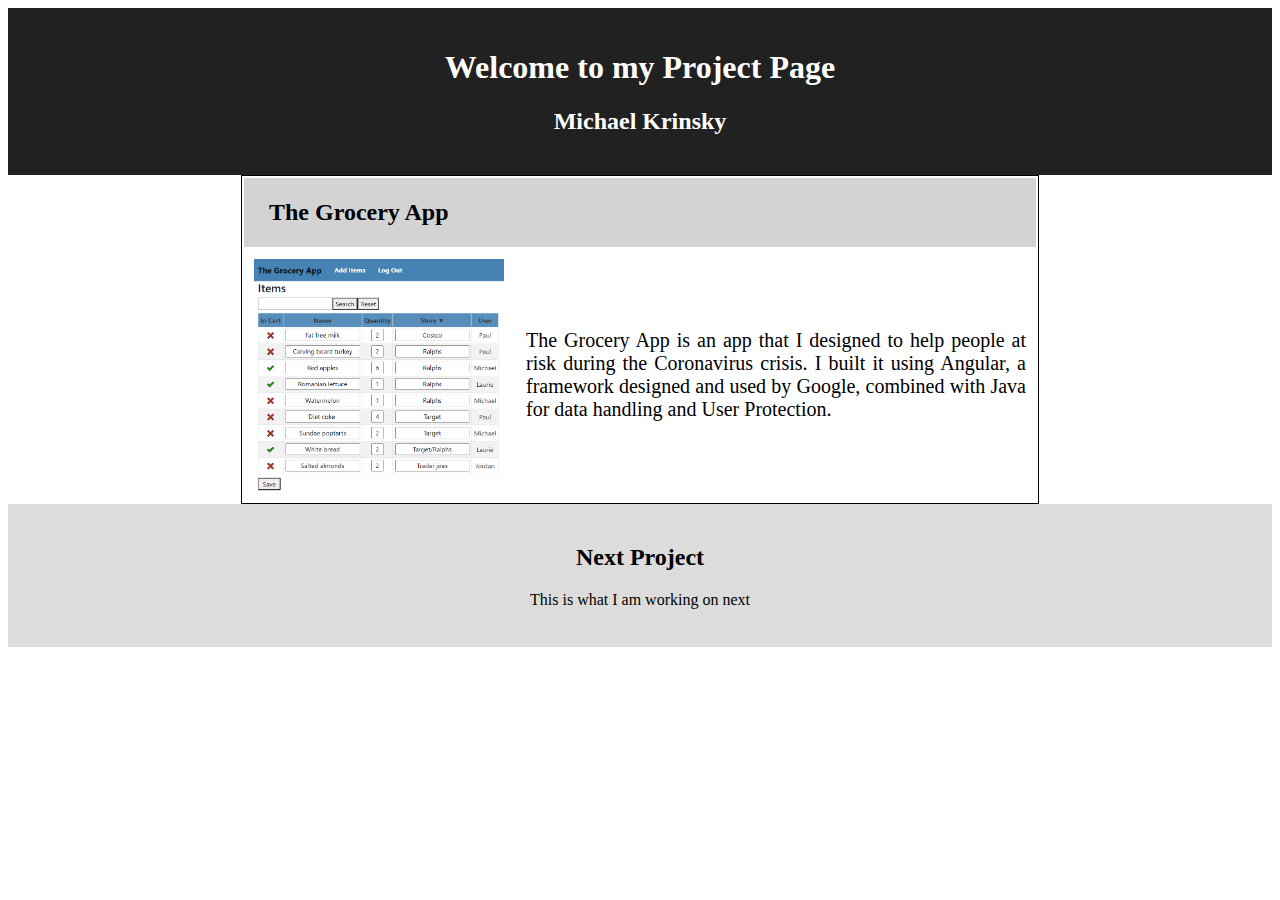
<file: Project Page Main/index.html>
<!doctype html>
<html lang="en">

<head>
    <link rel="stylesheet" href="css/mk.css">
    <title>Michael Krinsky's Project Page</title>
</head>

<body>

    <div class="container">

        <div class="header">
            <h1>Welcome to my Project Page</h1>
            <h2>Michael Krinsky</h2>
        </div>

        <a href= "file:///C:/Users/Admin/Documents/GitHub/MichaelKrinsky.github.io/groceryapp/index.html">
            <table>
                <th colspan="2">
                    <h2>
                    The Grocery App
                    </h2>
                </th>
                <tr href='http://www.m-w.com/dictionary/'>
                    <td>
                        
                        <img src="thumbnails/grocery-list.png" alt=" App List Page" style="width:250px">
                    
                    </td>
                    <td class="summary">
                        The Grocery App is an app that I designed to help people at risk during the Coronavirus crisis. I built it using Angular, a framework designed and used by Google, combined with Java for data handling and User Protection.
                    </td>
                </tr>    
            </table>
        </a>
        



        <div class="project">
            <h2>Next Project</h2>
            <div>
                This is what I am working on next
            </div>

            <br>

        </div>        

    </div>

</body>

</html>
</file>
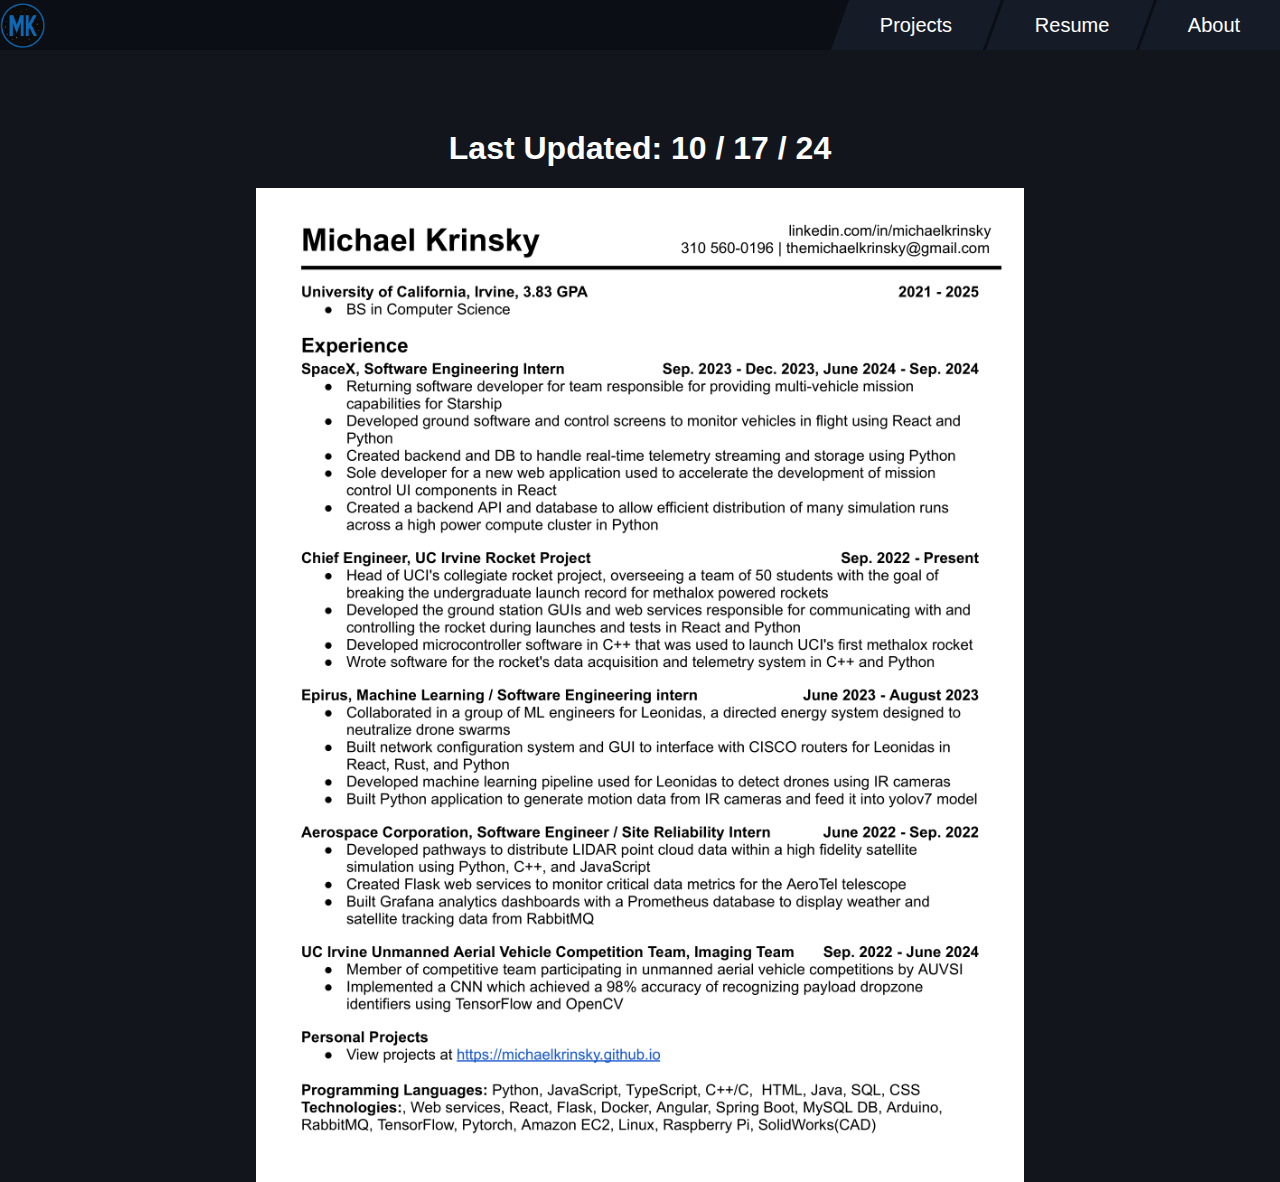
<file: resume/index.html>
<!DOCTYPE html>
<html lang="en">
    <head>
        <link
            rel="stylesheet"
            href="css/mk.css"
        />
        <link
            rel="stylesheet"
            href="../mk.css"
        />
        <link rel="icon" type="image/x-icon" href="../mk_logo.png">
        <title>Michael Krinsky's Resume</title>
    </head>

    <body>
        <div class="header navbar">
           <div>
                <a
                    class="mainlink"
                    href="../index.html"
                    style="display: flex; align-items: center"
                >
                    <img
                        src="../mk_logo.png"
                        alt="Logo"
                        style="width: 45px; padding: 0px"
                    />
                </a>
            </div>
            <div class="navbar-buttons">
                <div class="dropdown navbar-button">
                    <a
                        href="../index.html"
                        style="color:white; text-decoration:none"
                    >
                        <div class="unskewed">Projects</div>
                    </a>
                </div>
                <div class="dropdown-content">
                    <a href="../rocket-project/index.html"><span>UCI Rocket Project</span></a>
                    <a href="../forge/index.html"><span>UAV Forge</span></a>
                    <a href="../sokoban/index.html"><span>Sokoban AI</span></a>
                    <a href="../grocery-app/index.html"><span>The Grocery App</span></a>
                    <a href="../banking-app/index.html"><span>The Banking App</span></a>
                    <a href="../vision/index.html"
                        ><span>Machine Learning Vision Project</span></a
                    >
                </div>
                <a
                    class="navbar-button"
                    href="../resume/index.html"
                >
                    <div class="unskewed">Resume</div>
                </a>
                <a
                    class="navbar-button last-button"
                    href="../about/index.html"
                >
                    <div class="unskewed">About</div>
                </a>
            </div>
        </div>
        <div class="whitespace">
            <th>-</th>
        </div>
        <div style="display:flex; width:100%; flex-direction: column; align-items: center;">
        <h1 >Last Updated: 10 / 17 / 24</h1>
            <img
                src="resume.png"
                alt="Resume"
                style="width: 60%; text-align: center"
            />
    </div>
    </body>
</html>
</file>
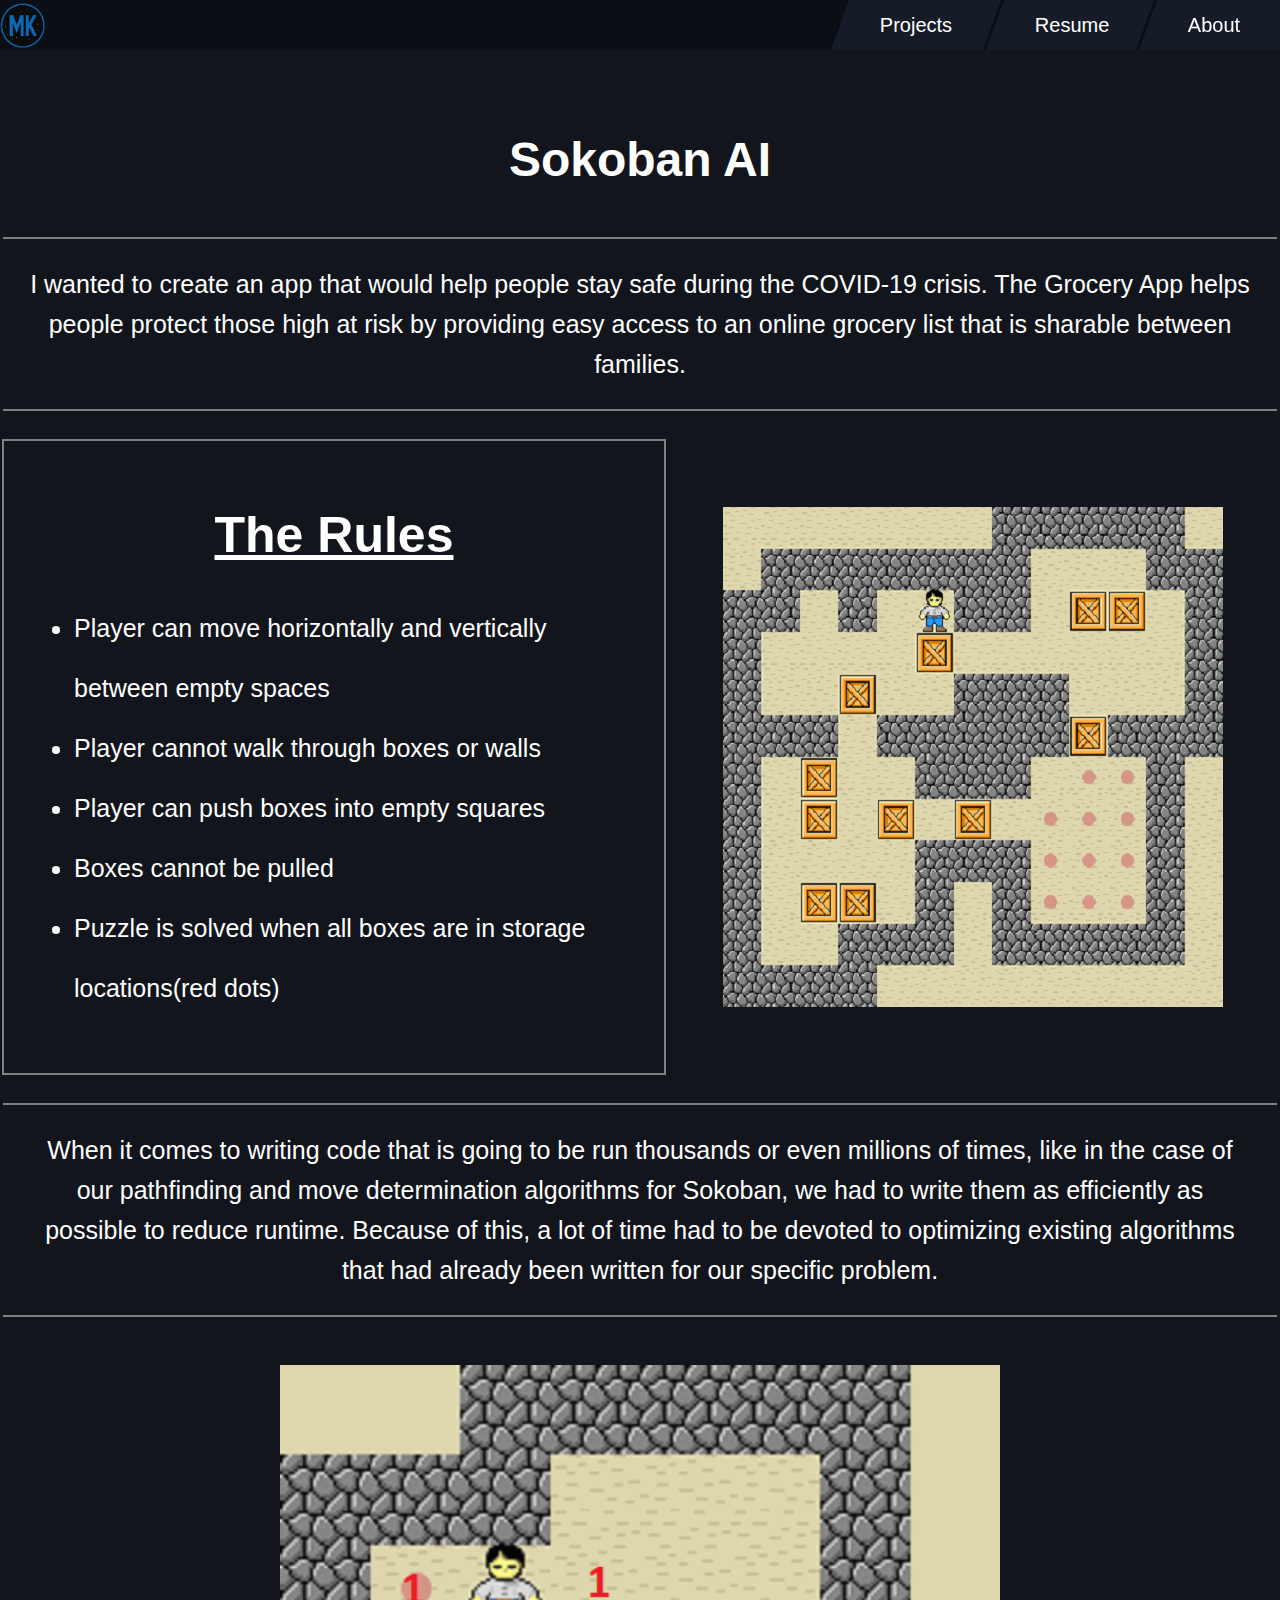
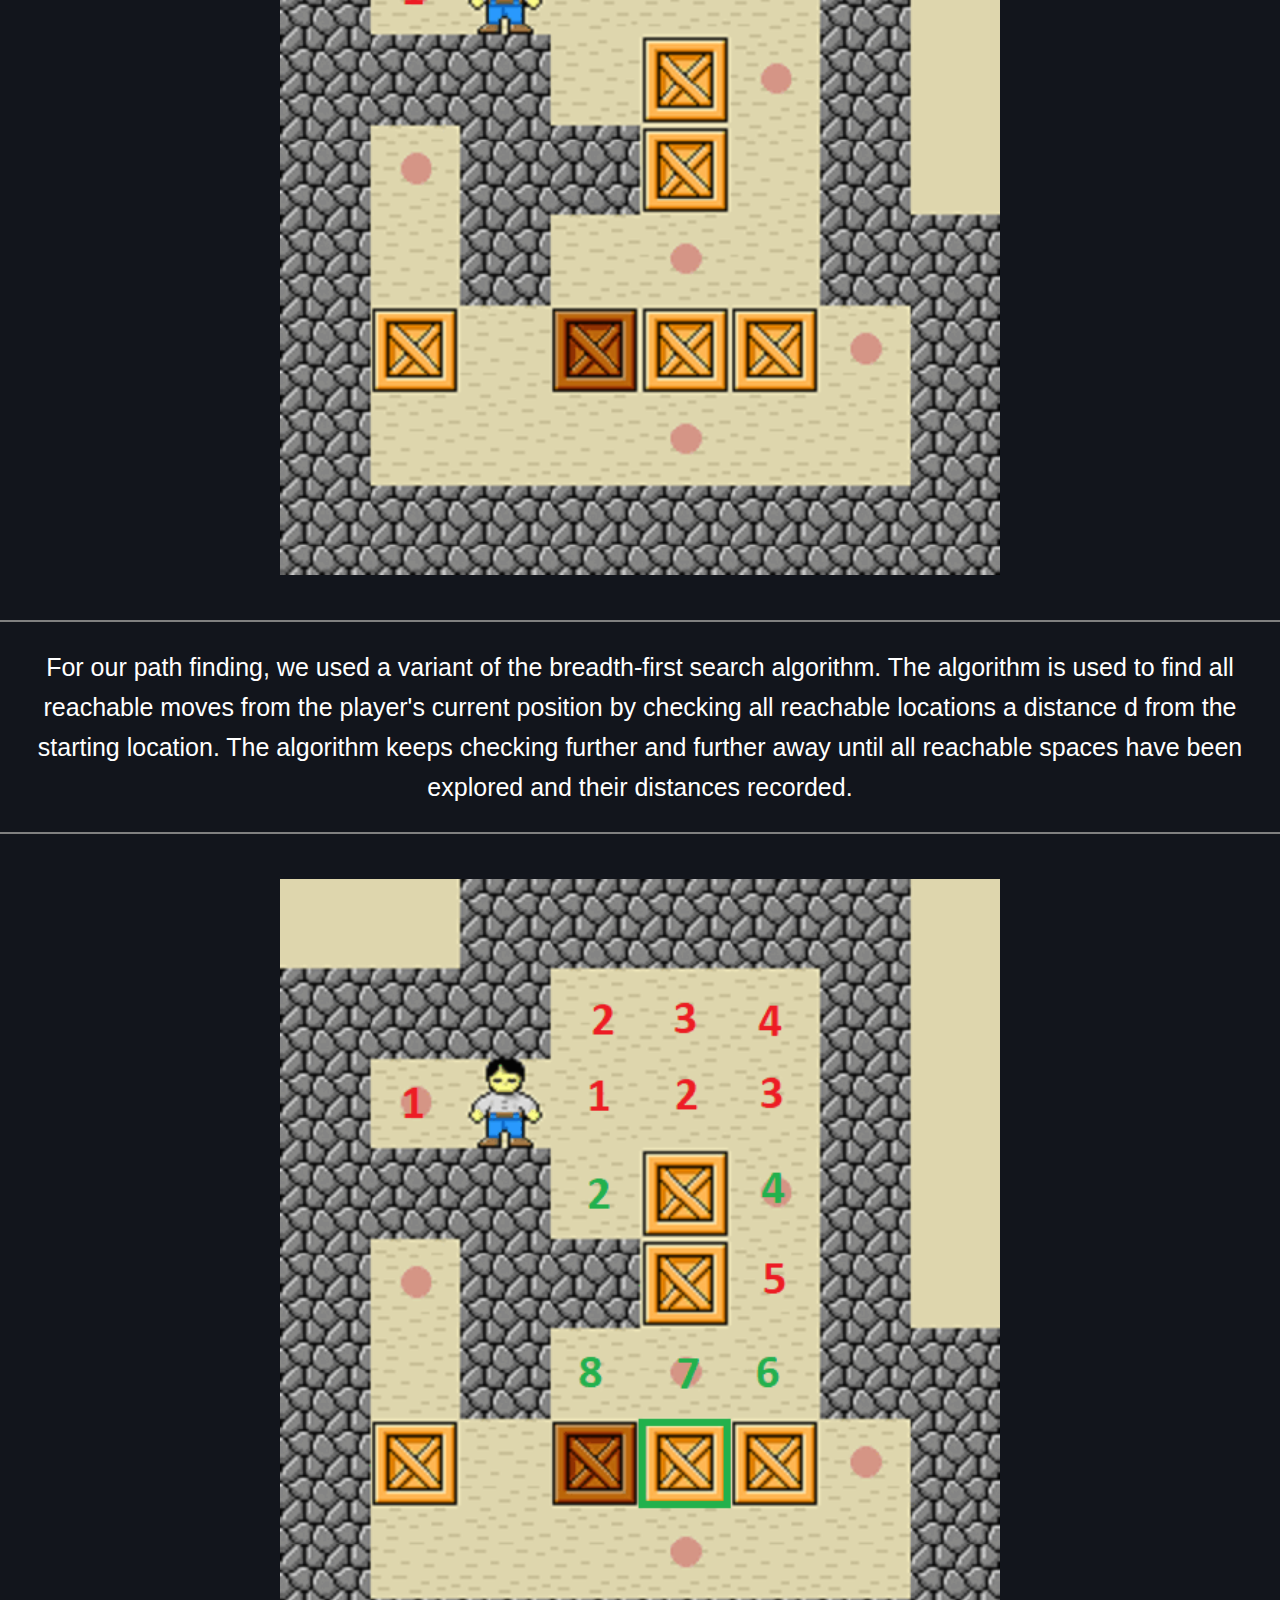
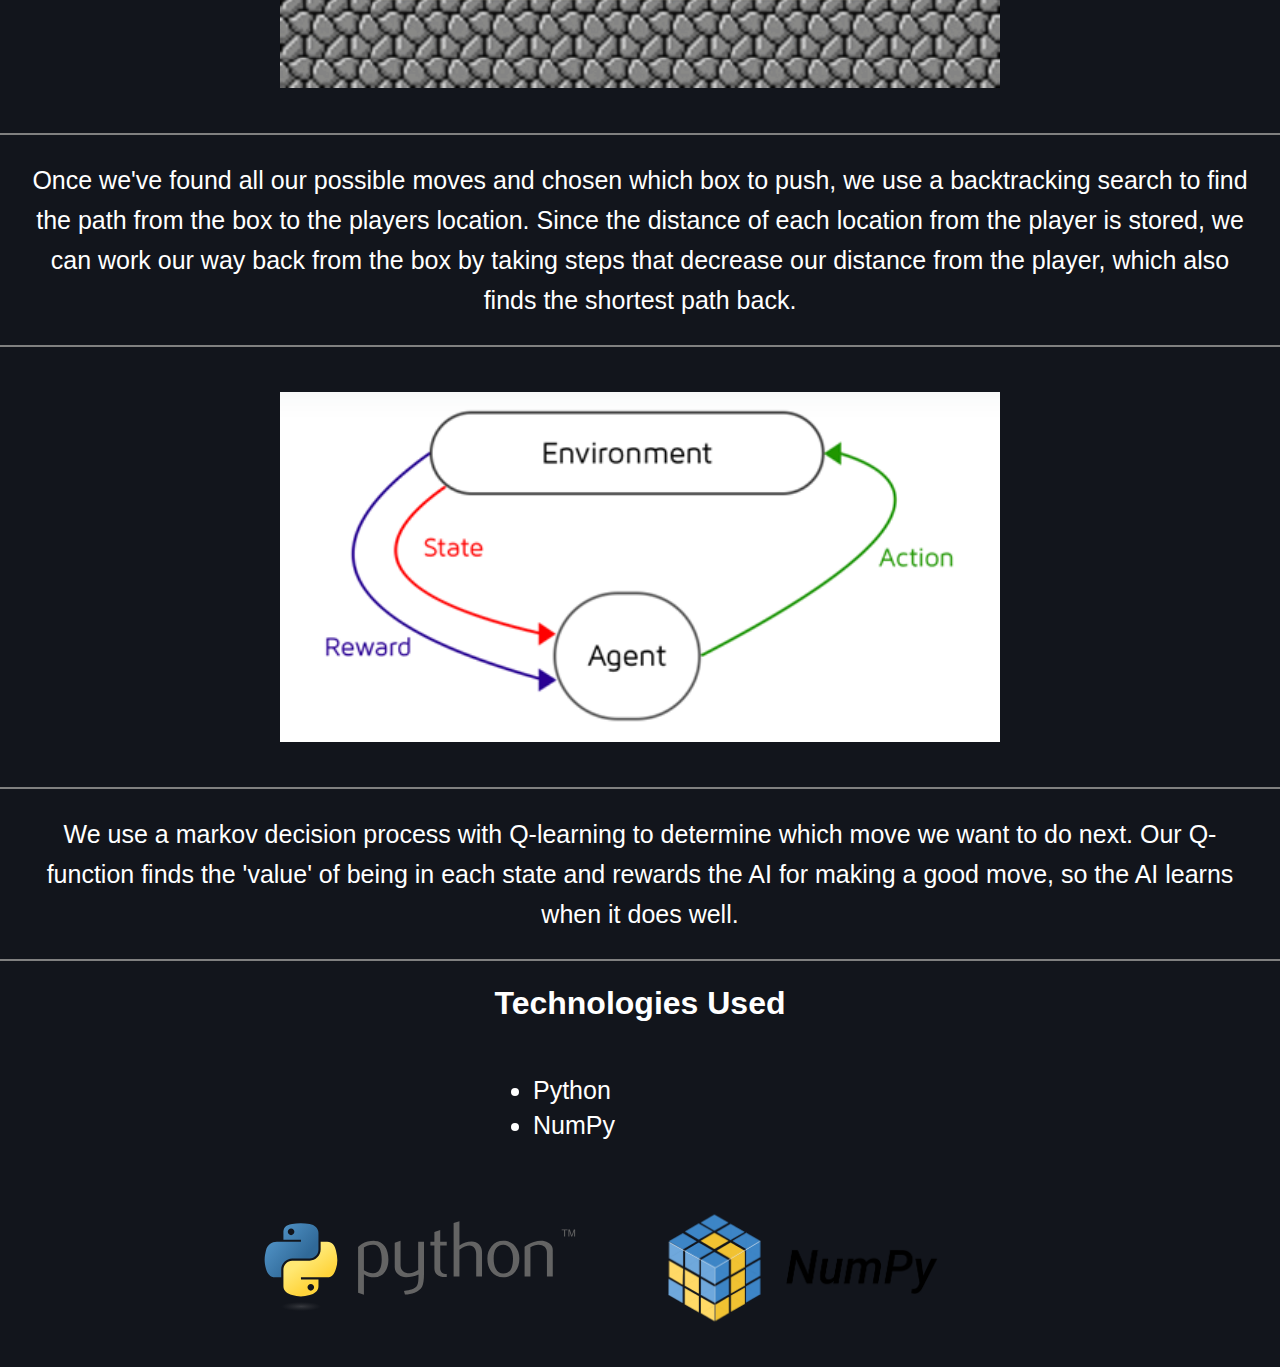
<file: sokoban/index.html>
<!doctype html>
<html lang="en">

    <head>
        <link rel="stylesheet" href="css/mk.css">
        <link rel="stylesheet" href="../mk.css">
        <link rel="icon" type="image/x-icon" href="../mk_logo.png">
        <title>Michael Krinsky's Sokoban AI</title>
    </head>

    <body>
        <div class="header navbar">
            <div>
                <a
                    class="mainlink"
                    href="../index.html"
                    style="display: flex; align-items: center"
                >
                    <img
                        src="../mk_logo.png"
                        alt="Logo"
                        style="width: 45px; padding: 0px"
                    />
                </a>
            </div>
            <div class="navbar-buttons">
                <div class="dropdown navbar-button">
                    <a
                        href="../index.html"
                        style="color:white; text-decoration:none"
                    >
                        <div class="unskewed">Projects</div>
                    </a>
                </div>
                <div class="dropdown-content">
                    <a href="../rocket-project/index.html"><span>UCI Rocket Project</span></a>
                    <a href="../forge/index.html"><span>UAV Forge</span></a>
                    <a href="../sokoban/index.html"><span>Sokoban AI</span></a>
                    <a href="../grocery-app/index.html"><span>The Grocery App</span></a>
                    <a href="../banking-app/index.html"><span>The Banking App</span></a>
                    <a href="../vision/index.html"
                        ><span>Machine Learning Vision Project</span></a
                    >
                </div>
                <a
                    class="navbar-button"
                    href="../resume/index.html"
                >
                    <div class="unskewed">Resume</div>
                </a>
                <a
                    class="navbar-button last-button"
                    href="../about/index.html"
                >
                    <div class="unskewed">About</div>
                </a>
            </div>
        </div>
        <div class="whitespace">
            <th>-</th>
        </div>
        <h1 class="centered" style="font-size: 300%">Sokoban AI</h1>
        <table class="intro">
            <tr>
                <td colspan="2">
                    <p class="paragraph">
                    I wanted to create an app that would help people stay safe during the COVID-19 crisis. The Grocery App helps people protect those high at risk by providing easy access to an online grocery list that is sharable between families.
                    </p>
                </td>
            </tr>
            <tr>
                <td class="features">
                    <h1 class="featureheader">The Rules</h1>
                    <p>
                        <ul>
                            <li>Player can move horizontally and vertically between empty spaces</li>
                            <li>Player cannot walk through boxes or walls</li>
                            <li>Player can push boxes into empty squares</li>
                            <li>Boxes cannot be pulled</li>
                            <li>Puzzle is solved when all boxes are in storage locations(red dots)</li>
                        </ul>
                    </p>
                </td>
                <td><img src="boards.gif" alt="Sample Sokoban Game" style="width:500px"></td>
            </tr>
            <tr>
                <td colspan="2">
                    <p class="paragraph">
                        When it comes to writing code that is going to be run thousands or even millions of times, like in the case of our pathfinding and move determination algorithms for Sokoban, we had to write them as efficiently as possible to reduce runtime. Because of this, a lot of time had to be devoted to optimizing existing algorithms that had already been written for our specific problem.
                    </p>
                </td>
            </tr>
        </table>

        <div>
            <img src="pathfinder.gif" alt="Filter Feature" style="width:720px" >
            <p class="paragraph">
                For our path finding, we used a variant of the breadth-first search algorithm. The algorithm is used to find all reachable moves from the player's current position by checking all reachable locations a distance d from the starting location. The algorithm keeps checking further and further away until all reachable spaces have been explored and their distances recorded.
            </p>
            <img src="backtrack.gif" alt="Backtracking" style="width:720px" >
            <p class="paragraph">
                Once we've found all our possible moves and chosen which box to push, we use a backtracking search to find the path from the box to the players location. Since the distance of each location from the player is stored, we can work our way back from the box by taking steps that decrease our distance from the player, which also finds the shortest path back.
            </p>
            <img src="mdp.png" alt="Markov Decision Process" style="width:720px" >
            <p class="paragraph">
                We use a markov decision process with Q-learning to determine which move we want to do next. Our Q-function finds the 'value' of being in each state and rewards the AI for making a good move, so the AI learns when it does well.
            </p>
            <div>
                <table class="info">
                    <tr><h1 class="centered">Technologies Used</h1></tr>
                    <tr>
                        <td>
                            <ul>
                                <li>Python</li>
                                <li>NumPy</li>
                            </ul>
                        </td>
                    </tr>
                </table>
                <table style="margin: auto">
                        <td>
                            <img src="python.svg" alt="Python" style="height:100px" >
                        </td>
                        <td>
                            <img src="numpy.png" alt="numpy" style="height:150px" >
                        </td>
                    </tr>
                </table>
            </div>  
        </div>
    </body>

</html>
</file>
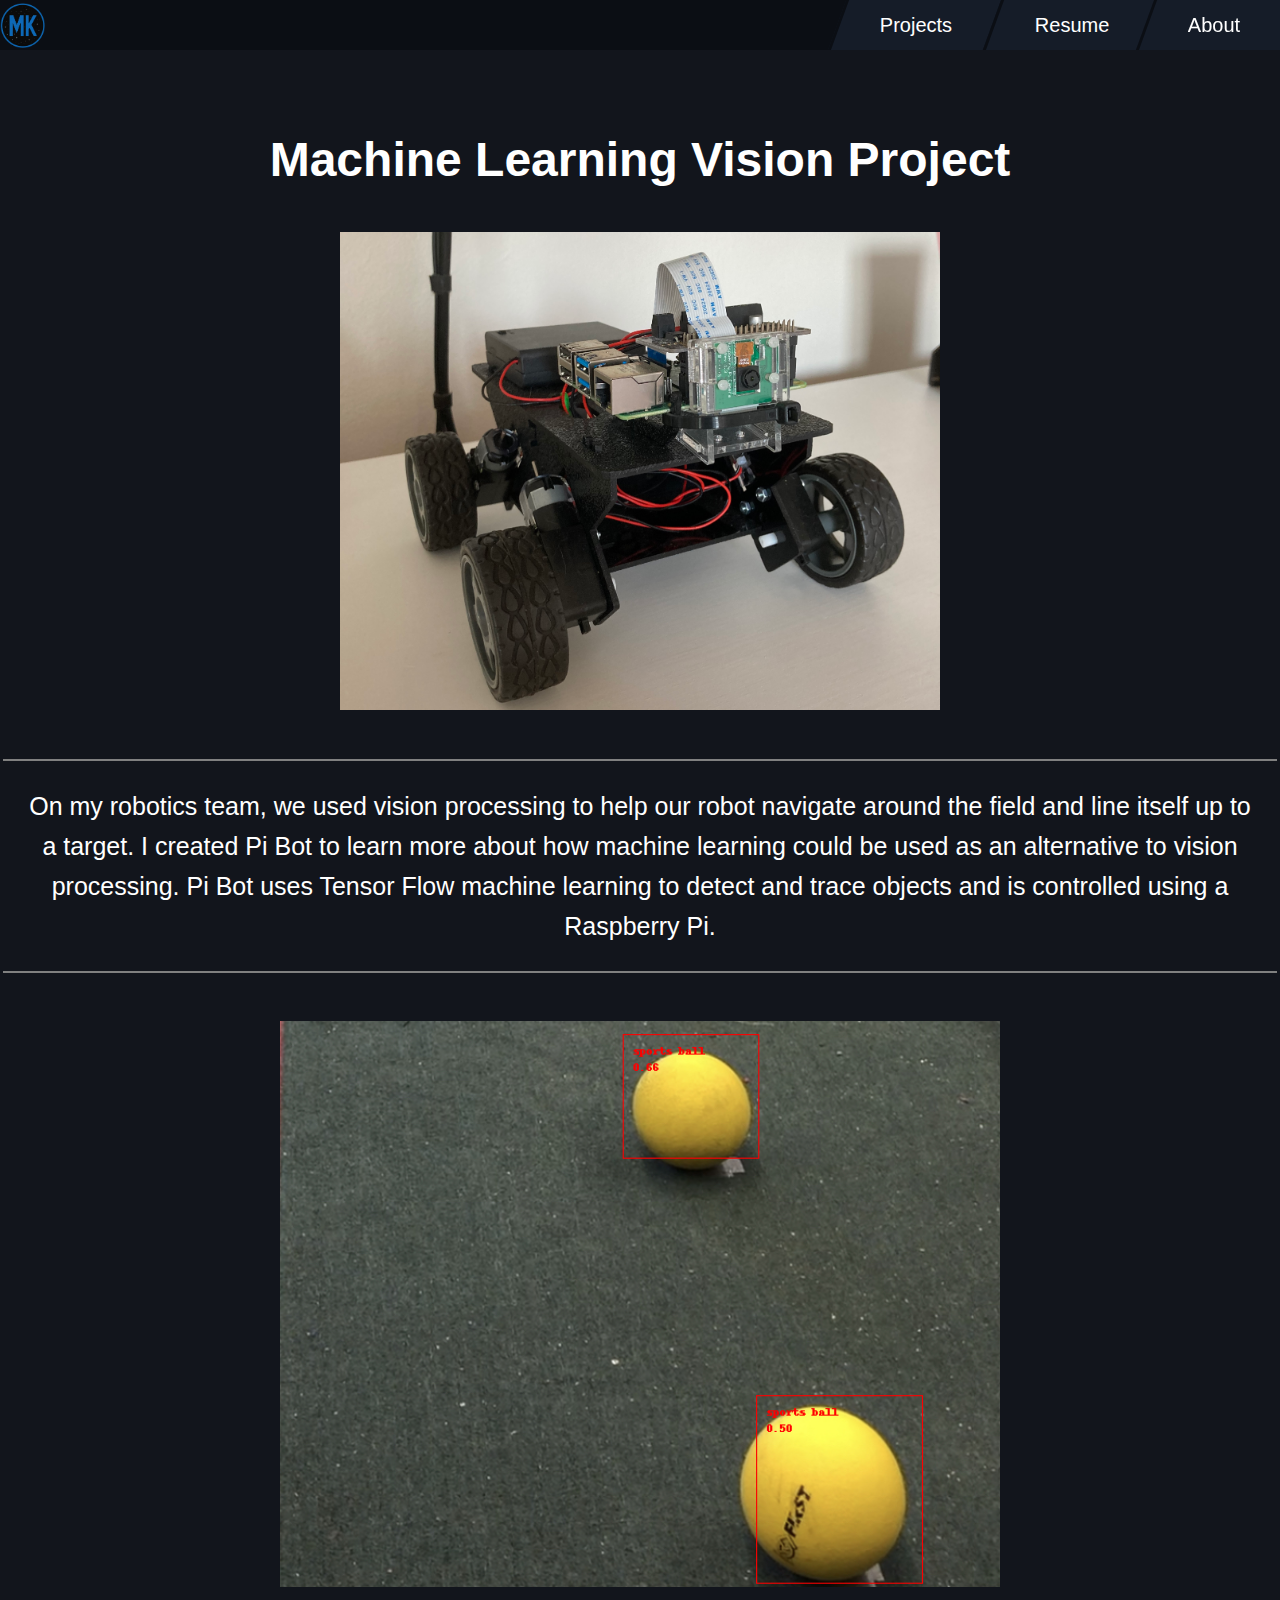
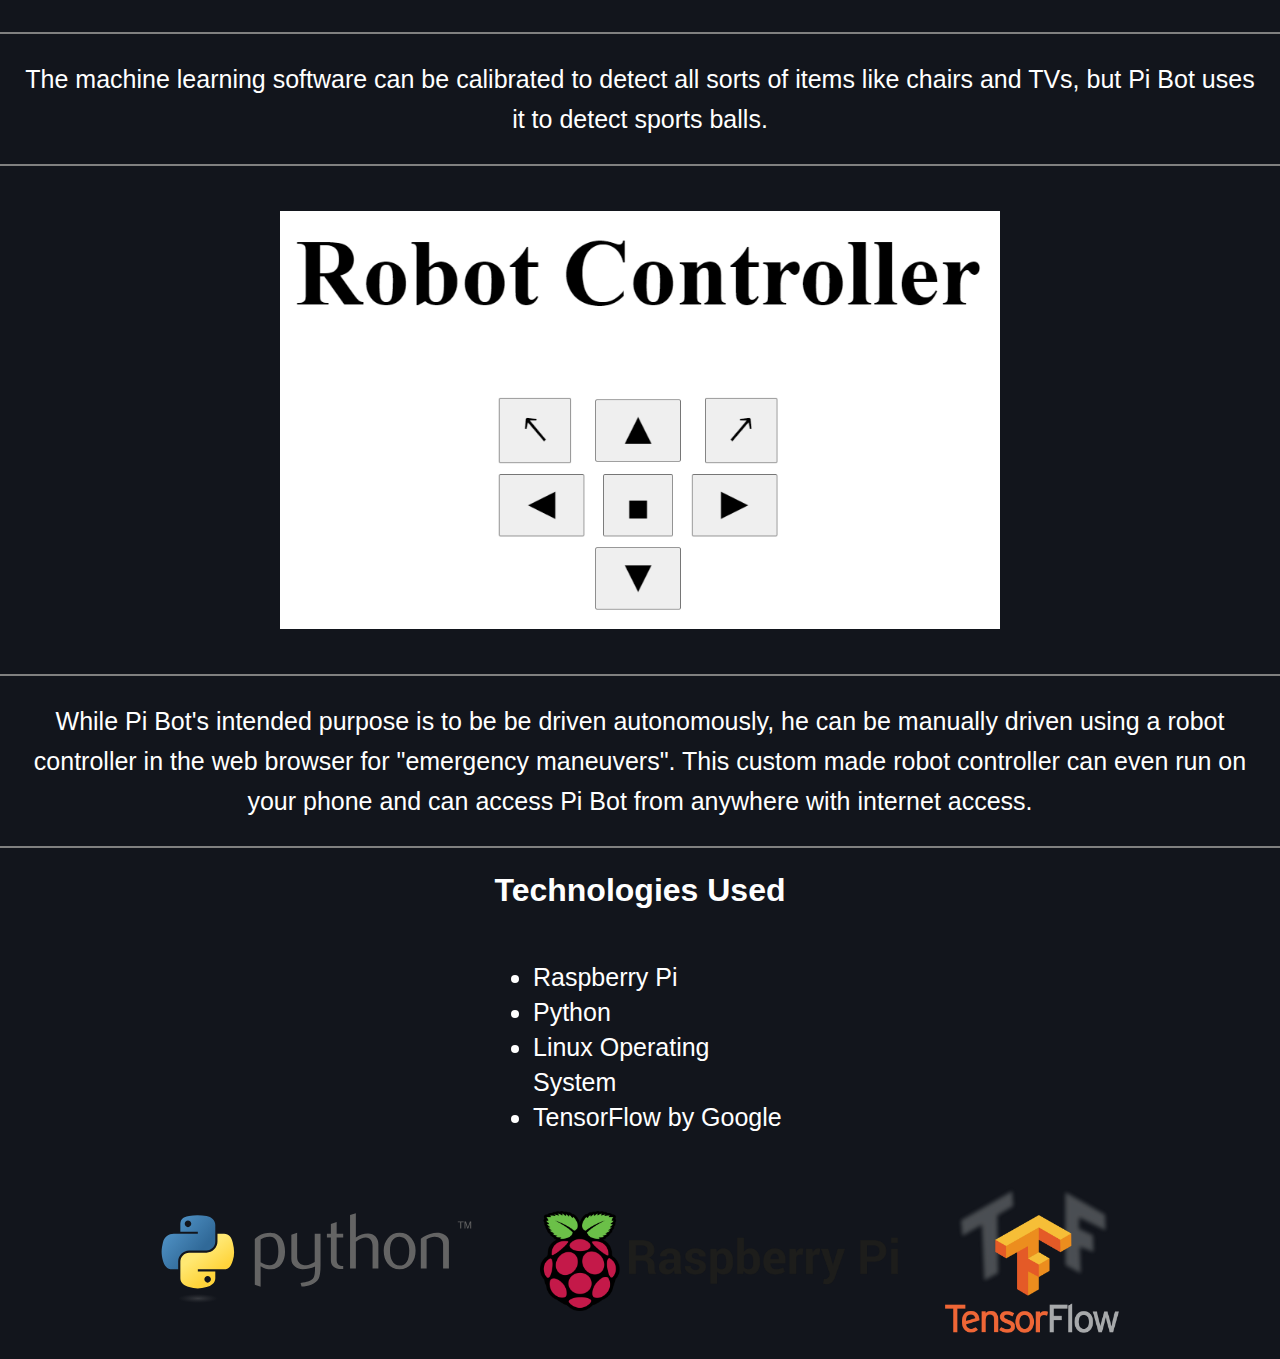
<file: vision/index.html>
<!doctype html>
<html lang="en">

    <head>
        <link rel="stylesheet" href="css/mk.css">
        <link rel="stylesheet" href="../mk.css">
        <link rel="icon" type="image/x-icon" href="../mk_logo.png">
        <title>Michael Krinsky's Machine Learning Vision Project</title>
    </head>
    <body>
        <div class="header navbar">
            <div>
                <a
                    class="mainlink"
                    href="../index.html"
                    style="display: flex; align-items: center"
                >
                    <img
                        src="../mk_logo.png"
                        alt="Logo"
                        style="width: 45px; padding: 0px"
                    />
                </a>
            </div>
            <div class="navbar-buttons">
                <div class="dropdown navbar-button">
                    <a
                        href="../index.html"
                        style="color:white; text-decoration:none"
                    >
                        <div class="unskewed">Projects</div>
                    </a>
                </div>
                <div class="dropdown-content">
                    <a href="../rocket-project/index.html"><span>UCI Rocket Project</span></a>
                    <a href="../forge/index.html"><span>UAV Forge</span></a>
                    <a href="../sokoban/index.html"><span>Sokoban AI</span></a>
                    <a href="../grocery-app/index.html"><span>The Grocery App</span></a>
                    <a href="../banking-app/index.html"><span>The Banking App</span></a>
                    <a href="../vision/index.html"
                        ><span>Machine Learning Vision Project</span></a
                    >
                </div>
                <a
                    class="navbar-button"
                    href="../resume/index.html"
                >
                    <div class="unskewed">Resume</div>
                </a>
                <a
                    class="navbar-button last-button"
                    href="../about/index.html"
                >
                    <div class="unskewed">About</div>
                </a>
            </div>
        </div>
        <div class="whitespace">
            <th>-</th>
        </div>

        <h1 class="centered" style="font-size: 300%">Machine Learning Vision Project</h1>
        <div class="container">
            <table class="intro">
                <tr>
                    <td><img src="robot.jpg" alt="Robot" style="width:600px"></td>
                </tr>
                <tr>
                    <td colspan="2">
                        <p class="paragraph">
                            On my robotics team, we used vision processing to help our robot navigate around the field and line itself up to a target. I created Pi Bot to learn more about how machine learning could be used as an alternative to vision processing. Pi Bot uses Tensor Flow machine learning to detect and trace objects and is controlled using a Raspberry Pi. 
                        </p>
                    </td>
                </tr>                    
            </table>
            <img src="balls.bmp" alt="Filter Feature" style="width:720px" >
            <p class="paragraph">
                The machine learning software can be calibrated to detect all sorts of items like chairs and TVs, but Pi Bot uses it to detect sports balls.
            </p>
            <img src="controller.png" alt="Filter Feature" style="width:720px" >
            <p class="paragraph">
                While Pi Bot's intended purpose is to be be driven autonomously, he can be manually driven using a robot controller in the web browser for "emergency maneuvers". This custom made robot controller can even run on your phone and can access Pi Bot from anywhere with internet access.
            </p>
            <div style="text-align:center">
                <table class="info">
                    <tr><h1 class="centered">Technologies Used</h1></tr>
                    <tr>
                        <td style="margin:auto">
                            <ul>
                                <li>Raspberry Pi</li>
                                <li>Python</li>
                                <li>Linux Operating System</li>
                                <li>TensorFlow by Google</li>
                            </ul>
                        </td>
                    </tr>
                </table>
                <table style="margin: auto">
                    <td>
                        <img src="python.svg" alt="Python" style="height:100px" >
                    </td>
                    <td>
                        <img src="raspberrypi.png" alt="Raspberry Pi" style="height:100px" >
                    </td>
                    <td>
                        <img src="tensorflow.png" alt="Tensor Flow" style="height:150px" >
                    </td>
                    </tr>
                </table>
            </div>
        </div>

    </body>

</html>
</file>
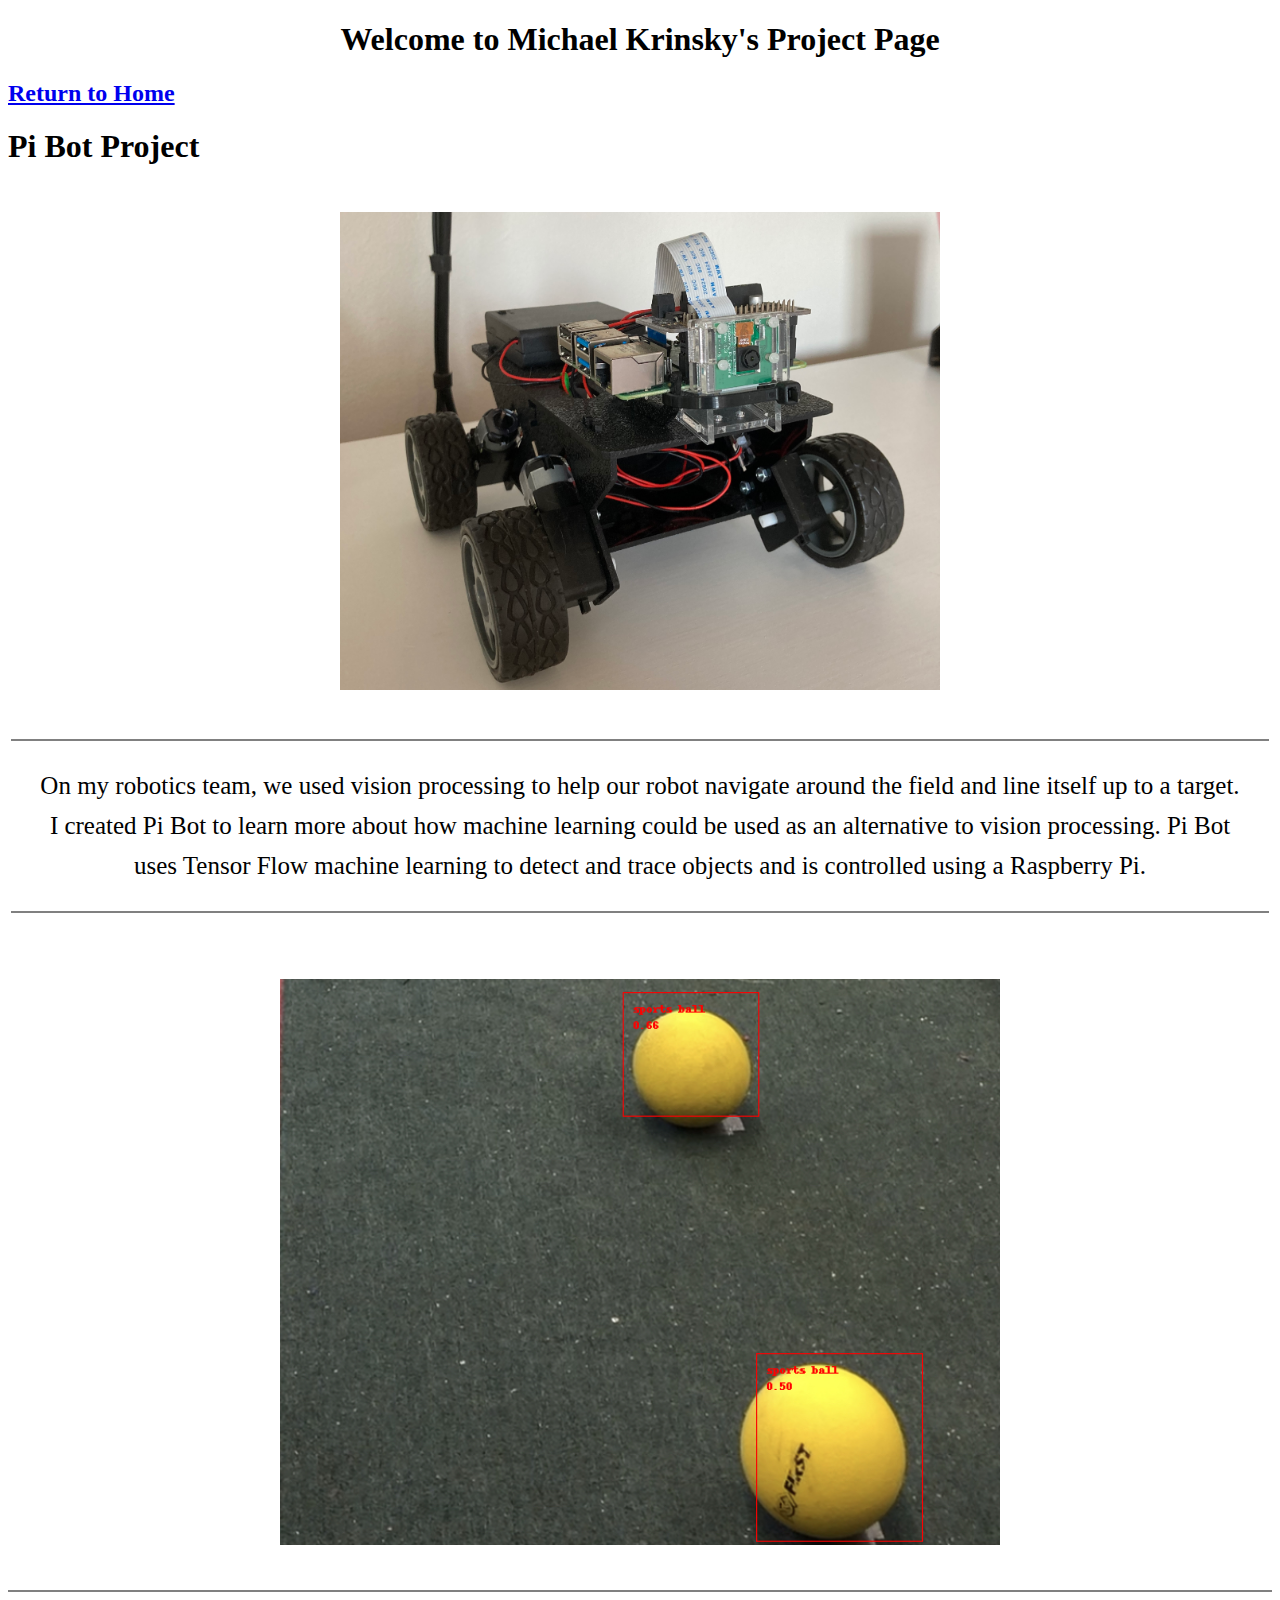
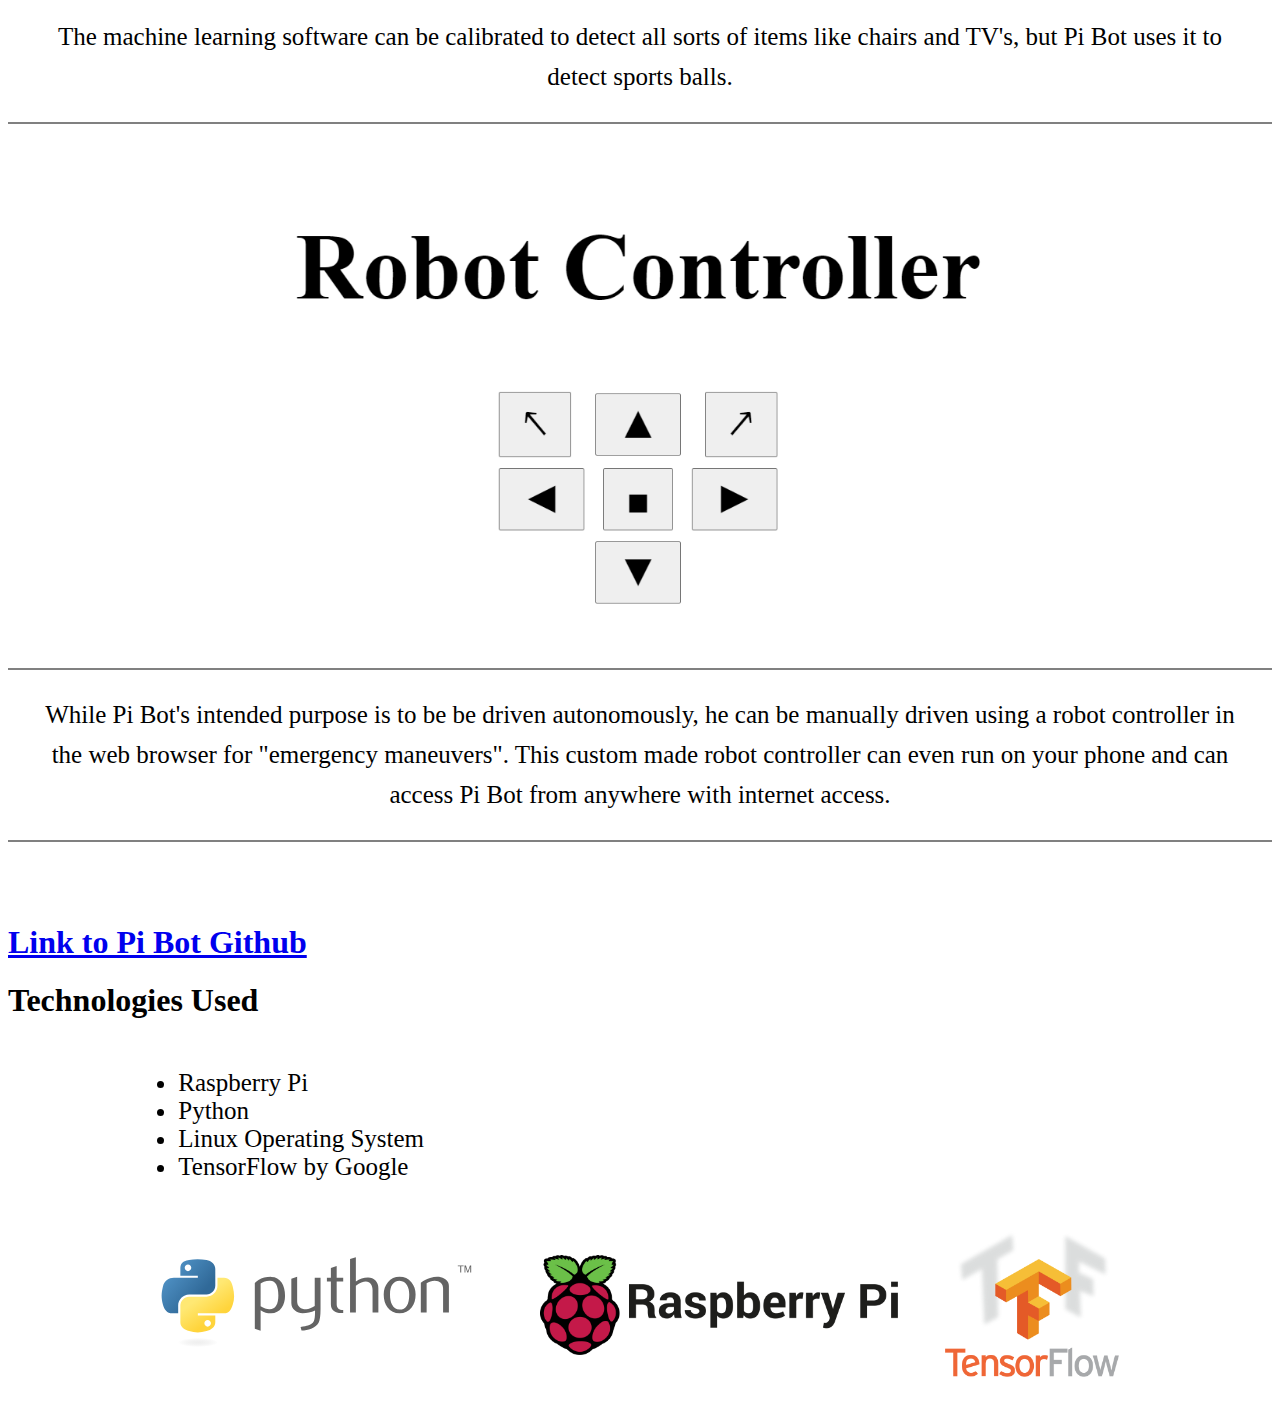
<file: vision/index copy.html>
<!doctype html>
<html lang="en">

    <head>
        <link rel="stylesheet" href="css/mk.css">
        <title>Michael Krinsky's Project Page</title>
    </head>

    <body>
    
        <div class="header">
            <h1 style="text-align: center;">Welcome to Michael Krinsky's Project Page</h1>
            <a href="https://michaelkrinsky.github.io/"><h2 class="back" >Return to Home</h2></a>
        </div>
        
        <div class="container">
            <div class="project">
                <table class="table-bordered table-striped">
                    <tr>
                        <h1>Pi Bot Project</h1>
                    </tr>
                    <tr>
                        <td><img src="robot.jpg" alt="Robot" style="width:600px"></td>
                    </tr>
                    <tr>
                        <td colspan="2">
                            <p class="paragraph">
                                On my robotics team, we used vision processing to help our robot navigate around the field and line itself up to a target. I created Pi Bot to learn more about how machine learning could be used as an alternative to vision processing. Pi Bot uses Tensor Flow machine learning to detect and trace objects and is controlled using a Raspberry Pi. 
                            </p>
                        </td>
                    </tr>                    
                </table>


                <br>
                <img src="balls.bmp" alt="Filter Feature" style="width:720px" >
                <p class="paragraph">
                    The machine learning software can be calibrated to detect all sorts of items like chairs and TV's, but Pi Bot uses it to detect sports balls.
                </p>
                <br>


                <br>
                <img src="controller.png" alt="Filter Feature" style="width:720px" >
                <p class="paragraph">
                    While Pi Bot's intended purpose is to be be driven autonomously, he can be manually driven using a robot controller in the web browser for "emergency maneuvers". This custom made robot controller can even run on your phone and can access Pi Bot from anywhere with internet access.
                </p>
                <br>

                <br>
                    <a href="https://github.com/MichaelKrinsky/pibot"><h1 class="link">Link to Pi Bot Github</h1></a>
                <table class="info">
                    <h1>Technologies Used</h1>
                    <tr>
                        <td>
                            <ul>
                                <li>Raspberry Pi</li>
                                <li>Python</li>
                                <li>Linux Operating System</li>
                                <li>TensorFlow by Google</li>
                            </ul>
                        </td>
                    </tr>
                    
                    <tr>
                        <td>
                            <img src="python.svg" alt="Python" style="height:100px" >
                        </td>
                        <td>
                            <img src="raspberrypi.png" alt="Raspberry Pi" style="height:100px" >
                        </td>
                        <td>
                            <img src="tensorflow.png" alt="Tensor Flow" style="height:150px" >
                        </td>
                    </tr>
                </table>
            </div>

        </div>

    </body>

</html>
</file>
<file: banking-app/css/mk.css>
.container {
  text-align:center;
    padding: 0px;
    margin: 0px;
}
.link{
  padding:30px;
  font-size:40px;
  color:white;
  background-color: #212121;
  text-decoration: none;
  opacity:.9;
}
.link:hover{
  opacity:1;
  text-decoration: underline;
}
.back {
  color: white;
  text-decoration: none;
}
.header {
  background-color:#212121;
  color: white;
  padding: 10px;
}
a {
  text-decoration: none;
 }
 a:hover{
   text-decoration:underline;
 }

img {
  display: block;
  margin-left: auto;
  margin-right: auto;
  padding:20px;
}
table {
  margin-left:auto; 
  margin-right:auto;
}
.project {
  background-color: Gainsboro;
  padding: 20px;
} 
.paragraph {
   margin-left: auto;
  margin-right: auto;
  text-align: center;
  font-size:25px;
  border-bottom: 2px solid grey;
  padding: 25px;
  max-width: 1250px;
  line-height: 40px;
}
th{
  text-align:left;
  background-color: lightgray;
  padding-left: 25px;
}

.features {
  font-size:35px;
  display: inline-block;
  text-align:left;
  line-height: 60px;
  border: 2px solid grey;
  margin:20px;
  padding:20px;
  padding-left: 50px;
  padding-right: 50px;
}
</file>
<file: mk.css>
html, body {
  margin: 0px;
  background-color: var(--mk-dark-gray-900);
  color:white;
  font-family: 'Montserrat', sans-serif;
  line-height:35px;
}

.navbar {
  background-color: var(--mk-gray-900);
  position: fixed; /* Set the navbar to fixed position */
  top: 0; /* Position the navbar at the top of the page */
  display: flex;
  justify-content: space-between;
  align-items: center;
  width: 100%; /* Full width */
  height:50px;
  z-index: 500;
}

.mainlink {
  color: white;
  text-decoration: none;
}

.mainlink:hover {
  color: lightgray;
  text-decoration:underline;
}

.mainlink h2 {
  margin: 0;
}

.header {
  background-color: var(--mk-gray-900);
  color: white;
}

.dropdown-content {
  position: absolute;
  height:0px;
  width:160px;
  top:50px;
  right:292px;
  /* margin-left:30px; */
  background-color: var(--mk-gray-700);
  color:white;
  overflow:hidden;
  min-width: 160px;
  box-shadow: 0px 8px 16px 0px rgba(0, 0, 0, 0.2); 
  transition: height 0.5s ease;
  line-height:25px;
}

.dropdown-content a {
  color: white;
  padding: 12px 16px;
  text-decoration: none;
  display: block;
}
.navbar-buttons {
  display: flex;
  justify-content: flex-end;
  align-items: center;
  width:30%;
  cursor: pointer;
}
.navbar-button {
  background-color: var(--mk-gray-800);
  border-left: 3px solid var(--mk-gray-900);
  font-size:20px;
  height:50px;
  color:white;
  text-decoration: none;
  transform: skew(-20deg);
  padding:0px 40px 0px 40px; 
  display:flex;
  align-items: center;
}
.navbar-button:hover {
  background-color:var(--mk-gray-700);
}
.unskewed{
  transform:skew(20deg);
}
.dropdown-content a:hover {
  background-color: var(--mk-gray-600);
}

.dropdown:hover ~ .dropdown-content {
  height:350px;
}

.dropdown-content:hover {
  height:350px;
}
.last-button {
  margin: 0px -20px 0px -5px; 
  padding-right:60px;
} 

.whitespace {
  position: relative;
  font-size: 0px;
  padding-bottom: 75px;
}

.fulllength{
  width:100%;
}
.centered{
  text-align:center
}

:root {
  --mk-gray-900: hsl(220, 30%, 6%);
  --mk-gray-800: hsl(220, 30%, 12%);
  --mk-gray-700: hsl(220, 30%, 18%);
  --mk-gray-600: hsl(220, 30%, 24%);
  --mk-dark-gray-900: hsl(220, 20%, 9%);
  --mk-dark-gray-800: hsl(220, 20%, 17%);
  --mk-dark-gray-700: hsl(220, 20%, 25%);
}
</file>
<file: bankingapp/css/mk.css>
.container {
  text-align:center;
    padding: 0px;
    margin: 0px;
}
.link{
  padding:30px;
  font-size:40px;
  color:white;
  background-color: #212121;
  text-decoration: none;
  opacity:.9;
}
.link:hover{
  opacity:1;
  text-decoration: underline;
}
.back {
  color: white;
  text-decoration: none;
}
.header {
  background-color:#212121;
  color: white;
  padding: 10px;
}
a {
  text-decoration: none;
 }
 a:hover{
   text-decoration:underline;
 }

img {
  display: block;
  margin-left: auto;
  margin-right: auto;
  padding:20px;
}
table {
  margin-left:auto; 
  margin-right:auto;
}
.project {
  background-color: Gainsboro;
  padding: 20px;
} 
.paragraph {
   margin-left: auto;
  margin-right: auto;
  text-align: center;
  font-size:25px;
  border-bottom: 2px solid grey;
  padding: 25px;
  max-width: 1250px;
  line-height: 40px;
}
th{
  text-align:left;
  background-color: lightgray;
  padding-left: 25px;
}

.features {
  font-size:35px;
  display: inline-block;
  text-align:left;
  line-height: 60px;
  border: 2px solid grey;
  margin:20px;
  padding:20px;
  padding-left: 50px;
  padding-right: 50px;
}
</file>
<file: forge/css/mk.css>
.intro{
  position: relative;
  margin: auto;
  
}

img {
  display: block;
  margin-left: auto;
  margin-right: auto;
  padding:20px;
}

.paragraph {
  margin-left: auto;
  margin-right: auto;
  text-align: center;
  font-size:25px;
  border-bottom: 2px solid grey;
  border-top: 2px solid grey;
  padding: 25px;
  width: 1250px;
  line-height: 40px;
}

.info {
  text-align:left;
  font-size: 25px;
  margin:auto;
  width:300px;

}
.featureheader{
  text-align: center;
  text-decoration: underline;
}
.features {
  font-size:25px;
  display: auto;
  text-align:left;
  line-height: 60px;
  border: 2px solid grey;
  padding: 30px;
  width:600px;
}
.video{
  width: 1250px;
  clip-path: inset(1px 1px);
}
.photo{
  width: 600px;
  display:inline;
}
.photo_main{
  width: 1200px;
  display:inline;
}
</file>
<file: grocery-app/css/mk.css>
.container {
  text-align:center;
    padding: 0px;
    margin: 0px;
}
img {
  display: block;
  margin-left: auto;
  margin-right: auto;
  padding:20px;
}
table {
  margin-left:auto; 
  margin-right:auto;
}

.header {
    background-color:#212121;
    color: white;
    padding: 20px;

  }

.project {
    background-color: Gainsboro;
    padding: 20px;
  } 

.features{
  border: 1px solid grey;
  padding: 20px;
  width:460px;
  line-height: 2;
  font-size:20px;
} 

.paragraph1 {
  border: 1px solid grey;
  padding: 10px;
  max-width: 1000px;
}

.paragraph {
   margin-left: auto;
  margin-right: auto;
  text-align: center;
  font-size:20px;
  border: 2px solid black;
  padding: 25px;
  max-width: 1000px;
  line-height: 30px;
}
.info {
  text-align:left;
}
.link{
  padding:30px;
  font-size:40px;
  color:white;
  background-color: #212121;
  text-decoration: none;
  opacity:.9;
}
.link:hover{
  opacity:1;
}
a {
  text-decoration: none;
 }
 a:hover{
   text-decoration:underline;
 }
th{
  text-align:left;
  background-color: lightgray;
  padding-left: 25px;
}
th:hover{
  text-decoration: underline;
}
td {
  padding: 10px;
}

.header {
    background-color:#212121;
    color: white;
    padding: 20px;

  }

.project {
    background-color: Gainsboro;
    padding: 20px;
  } 
.features{
  border: 1px solid grey;
  padding: 20px;
  width:460px;
  line-height: 2;
} 
.paragraph1 {
  border: 1px solid grey;
  padding: 10px;
  max-width: 1000px;
}
.summary {
  text-align: justify;
  padding: 10px;
  font-size: 20px;
  max-width:500px;
}
a:hover {
  background-color: lightgreen;
}
a {
  text-decoration: none;
  color:black;
}
</file>
<file: Project Page Main/css/mk.css>
.container {
  text-align:center;
    padding: 0px;
    margin: 0px;
}
img {
  display: block;
  margin-left: auto;
  margin-right: auto;
}
table {
  margin-left:auto; 
  margin-right:auto;
  border: 1px solid black;
}
th{
  text-align:left;
  background-color: lightgray;
  padding-left: 25px;
}
th:hover{
  text-decoration: underline;
}
td {
  padding: 10px;
}

.header {
    background-color:#212121;
    color: white;
    padding: 20px;

  }

.project {
    background-color: Gainsboro;
    padding: 20px;
  } 
.features{
  border: 1px solid grey;
  padding: 20px;
  width:460px;
  line-height: 2;
} 
.paragraph1 {
  border: 1px solid grey;
  padding: 10px;
  max-width: 1000px;
}
.summary {
  text-align: justify;
  padding: 10px;
  font-size: 20px;
  max-width:500px;
}
a:hover {
  background-color: lightgreen;
}
a {
  text-decoration: none;
  color:black;
}
</file>
<file: resume/css/mk.css>
html, body{
  margin: 0px;
  background-color: lightgray;
}
.navbar {
  background-color: #333;
  position: fixed; /* Set the navbar to fixed position */
  top: 0; /* Position the navbar at the top of the page */
  width: 100%; /* Full width */
  z-index: 5;
  padding-left:0px;
  margin-left: 0px;
}

.navbarbutton{
  background-color:#212121;
  font-family: 'Montserrat', sans-serif;
  font-size: 17px;
  border: none;
  color: whitesmoke;
  font-weight: 900;
  text-align: center;
  text-decoration: none;
  display: inline-block;
  margin: 4px 2px;
  cursor: pointer;
  border-radius: 16px;
  
}

.mainlink{
  color:white;
  text-decoration: none;
}

.mainlink:hover{
  color:lightgray;
}

.navbarbutton:hover{
  text-decoration: underline;
  text-decoration-thickness: 3px;
}

.navbarleft{
  text-align: left;
  padding-left: 32px;
  width:30%;
}

.centerspace{
  text-align:center;
  width:22%;
}

.navbarright{
  width:6%;
  text-align:right;
  padding-right:20px;
}

.contact{
  background-color: #ddd;
  border: none;
  color: black;
  font-weight: 900;
  padding: 10px 20px;
  text-align: center;
  text-decoration: none;
  display: inline-block;
  margin: 4px 2px;
  cursor: pointer;
  border-radius: 16px;
}

.contact:hover{
  background-color: #f1f1f1; 
}

.header {
  background-color:#212121;
  color: white;
  /* padding: 10px; */
}

.dropdown {
  position: relative;
  display: inline-block;
  overflow: visible;
}

.dropdown-content {
  display: none;
  position: absolute;
  background-color: #f1f1f1;
  text-align:left;
  min-width: 160px;
  box-shadow: 0px 8px 16px 0px rgba(0,0,0,0.2);
}

.dropdown-content a {
  color: black;
  padding: 12px 16px;
  text-decoration: none;
  display: block;
}

.dropdown-content a:hover {background-color: #ddd;}

.dropdown:hover .dropdown-content {display: block;}

.whitespace{
  position:relative;
  font-size:0px;
  padding-bottom: 75px;
}
.fulllength{
  width:100%;
}
.centered{
  text-align:center
}

/*

REST OF PAGE

*/
</file>
<file: sokoban/css/mk.css>
.intro{
  position: relative;
  margin: auto;
  
}

img {
  display: block;
  margin-left: auto;
  margin-right: auto;
  padding:20px;
}

.paragraph {
  margin-left: auto;
  margin-right: auto;
  text-align: center;
  font-size:25px;
  border-bottom: 2px solid grey;
  border-top: 2px solid grey;
  padding: 25px;
  max-width: 1250px;
  line-height: 40px;
}

.info {
  text-align:left;
  font-size: 25px;
  margin:auto;
  width:300px;
}
.featureheader{
  text-align: center;
  text-decoration: underline;
}
.features {
  font-size:25px;
  display: auto;
  text-align:left;
  line-height: 60px;
  border: 2px solid grey;
  padding: 30px;
  width:600px;
}
</file>
<file: vision/css/mk.css>
.intro{
  position: relative;
  margin: auto;
  
}

img {
  display: block;
  margin-left: auto;
  margin-right: auto;
  padding:20px;
}

.paragraph {
  margin-left: auto;
  margin-right: auto;
  text-align: center;
  font-size:25px;
  border-bottom: 2px solid grey;
  border-top: 2px solid grey;
  padding: 25px;
  max-width: 1250px;
  line-height: 40px;
}

.info {
  text-align:left;
  font-size: 25px;
  margin:auto;
  width:300px;
}
.featureheader{
  text-align: center;
  text-decoration: underline;
}
.features {
  font-size:25px;
  display: auto;
  text-align:left;
  line-height: 60px;
  border: 2px solid grey;
  padding: 30px;
  width:600px;
}
</file>
